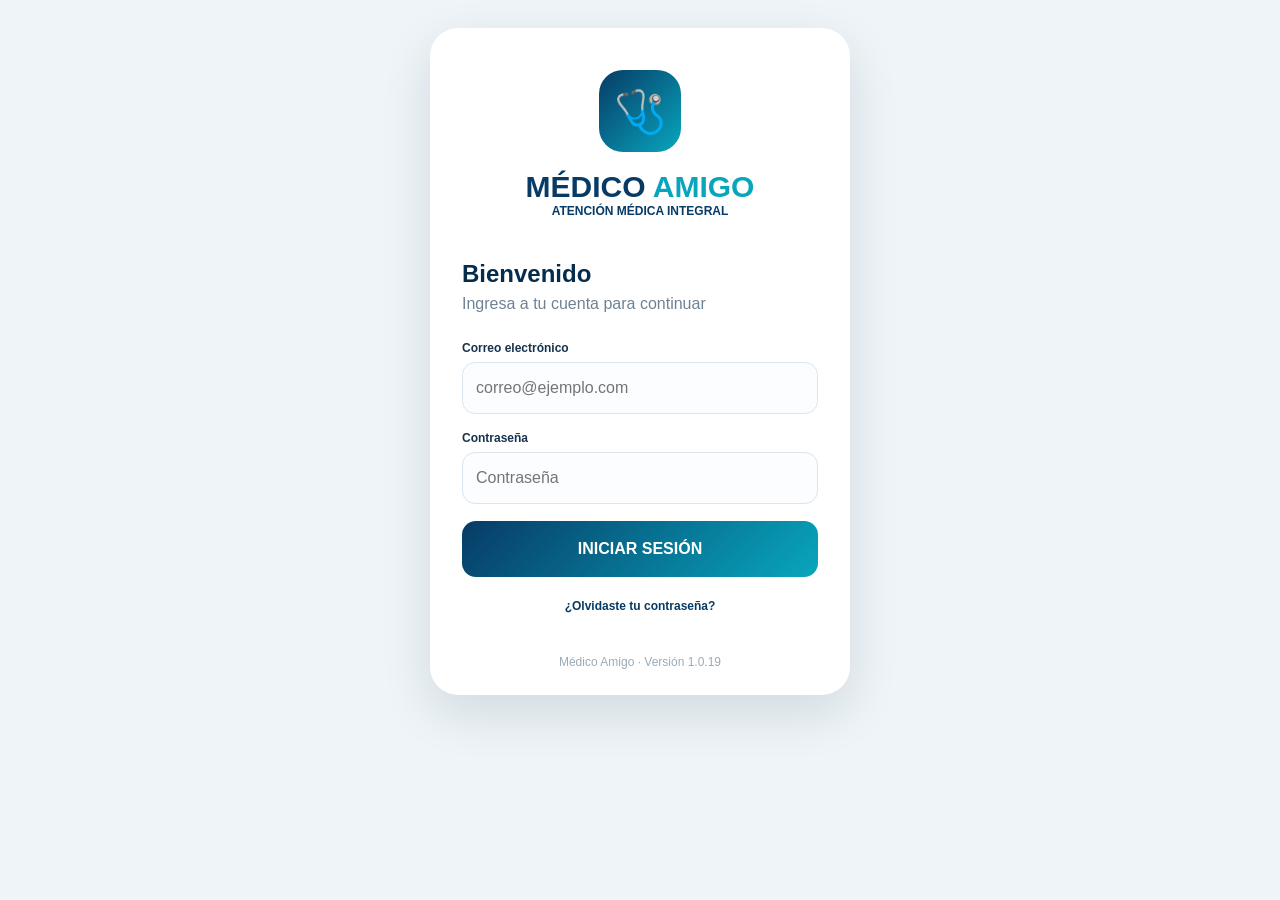
<file: index.html>
<!doctype html><html lang="es"><head><meta charset="utf-8"><meta name="viewport" content="width=device-width,initial-scale=1"><title>Médico Amigo</title><meta name="theme-color" content="#073b66"><meta name="application-name" content="Médico Amigo"><meta name="apple-mobile-web-app-capable" content="yes"><meta name="apple-mobile-web-app-status-bar-style" content="default"><meta name="apple-mobile-web-app-title" content="Médico Amigo"><link rel="manifest" href="manifest.json"><link rel="apple-touch-icon" href="icon-192.png"><link rel="icon" type="image/png" sizes="192x192" href="icon-192.png"><link rel="stylesheet" href="styles.css?v=1.0.33"></head><body><main class="app">
<section id="loginScreen" class="login"><div class="brand"><div class="brand-icon">🩺</div><h1>MÉDICO <span>AMIGO</span></h1><p>ATENCIÓN MÉDICA INTEGRAL</p></div><div class="welcome"><h2>Bienvenido</h2><p>Ingresa a tu cuenta para continuar</p></div><form id="loginForm"><div class="field"><label>Correo electrónico</label><input id="email" type="email" required placeholder="correo@ejemplo.com" autocomplete="email"></div><div class="field"><label>Contraseña</label><input id="password" type="password" required placeholder="Contraseña" autocomplete="current-password"></div><div id="authMessage" class="auth-message hidden"></div><button class="primary-button" type="submit">INICIAR SESIÓN</button><button id="forgotPasswordBtn" class="forgot-password-button" type="button">¿Olvidaste tu contraseña?</button></form><div id="recoveryPanel" class="recovery-panel hidden"><h3>Crear nueva contraseña</h3><p>Escribe una contraseña nueva para recuperar tu cuenta.</p><div class="field"><label>Nueva contraseña</label><input id="newPassword" type="password" minlength="8" autocomplete="new-password" placeholder="Mínimo 8 caracteres"></div><div class="field"><label>Confirmar contraseña</label><input id="confirmNewPassword" type="password" minlength="8" autocomplete="new-password" placeholder="Repite la contraseña"></div><div id="recoveryMessage" class="auth-message hidden"></div><button id="saveNewPasswordBtn" class="primary-button" type="button">GUARDAR NUEVA CONTRASEÑA</button></div><div class="version">Médico Amigo · Versión 1.0.19</div></section>
<section id="homeScreen" class="home home-dashboard hidden">
  <aside class="dashboard-sidebar" aria-label="Navegación principal">
    <div class="dashboard-logo"><span class="dashboard-logo-icon">✚</span><div><strong>MÉDICO <span>AMIGO</span></strong><small>ATENCIÓN MÉDICA INTEGRAL</small></div></div>
    <p class="dashboard-menu-label">MENÚ PRINCIPAL</p>
    <button class="dash-nav active" type="button" data-dash-action="home"><span>⌂</span> Inicio</button>
    <button class="dash-nav" type="button" data-dash-action="new"><span>✚</span> Nueva consulta</button>
    <button class="dash-nav" type="button" data-dash-action="patients"><span>♙</span> Pacientes</button>
    <button class="dash-nav" type="button" data-dash-action="agenda"><span>▦</span> Agenda de citas</button>
    <button class="dash-nav" type="button" data-dash-action="rx"><span>℞</span> Nueva receta</button>
    <div class="dashboard-sidebar-bottom"><span class="dash-sidebar-dot"></span> Tu espacio clínico seguro</div>
  </aside>
  <div class="dashboard-main">
    <header class="home-header"><div class="mini-brand"><strong>MÉDICO <span>AMIGO</span></strong><small>ATENCIÓN MÉDICA INTEGRAL</small></div><div class="header-actions"><span class="dash-header-caption">Panel médico</span><button id="logoutBtn" class="logout-button" type="button" aria-label="Cerrar sesión">Salir</button><button id="settingsBtn" class="settings-button" type="button" aria-label="Configuración">⚙️</button></div></header>
    <div class="doctor-welcome"><div><p>BIENVENIDO A TU CONSULTORIO DIGITAL</p><h1>Dr. Omar Ponce</h1><span>Médico</span></div><div class="dash-welcome-symbol" aria-hidden="true">✚</div></div>
    <div class="dash-section-title"><div><h2>Accesos rápidos</h2><p>Todo lo que necesitas para tu atención diaria</p></div></div>
    <div class="dash-actions">
      <button id="newConsultationBtn" class="new-consultation-button" type="button"><span class="plus-circle">✚</span><div><strong>Nueva consulta</strong><small>Iniciar atención médica</small></div><span class="dash-action-arrow">↗</span></button>
      <button id="quickPrescriptionBtn" class="patient-search" type="button"><span class="search-icon">℞</span><div><strong>Nueva receta</strong><small>Sin iniciar consulta</small></div><span class="dash-action-arrow">↗</span></button>
      <button id="openAgendaBtn" class="patient-search" type="button"><span class="search-icon">▦</span><div><strong>Agenda de citas</strong><small>Programar y gestionar citas</small></div><span class="dash-action-arrow">↗</span></button>
      <button id="searchPatientBtn" class="patient-search" type="button"><span class="search-icon">⌕</span><div><strong>Buscar paciente</strong><small>Historia y datos clínicos</small></div><span class="dash-action-arrow">↗</span></button>
    </div>
    <section class="today-section"><div class="section-heading"><h2>Resumen de hoy</h2><span class="dash-date-label" id="dashTodayLabel"></span></div><div class="stats-grid"><div class="stat-card"><span>♧</span><strong id="todayConsultations">0</strong><small>Consultas</small></div><div class="stat-card"><span>Bs</span><strong id="todayIncome">Bs 0</strong><small>Ingresos</small></div><div class="stat-card"><span>◷</span><strong id="todayPending">0</strong><small>Pendientes</small></div></div></section>
    <div class="dash-lower-grid"><section class="dash-upcoming"><div class="section-heading"><h2>Próximas citas</h2><button type="button" data-dash-action="agenda">Ver agenda →</button></div><div id="dashUpcomingList" class="dash-upcoming-list"><p>Consulta tu agenda para ver las próximas citas.</p></div></section>
    <section class="recent-section"><div class="section-heading"><h2>Consultas recientes</h2></div><div class="empty-state"><div class="empty-icon">🩺</div><strong>Aún no hay consultas</strong><p>Las consultas realizadas aparecerán aquí.</p></div></section></div>
    <nav class="bottom-nav"><button class="nav-item active" type="button"><span>⌂</span><small>Inicio</small></button><button id="patientsNavBtn" class="nav-item" type="button"><span>♙</span><small>Pacientes</small></button><button class="nav-item" type="button" data-dash-action="agenda"><span>▦</span><small>Agenda</small></button></nav>
  </div>
</section>
<section id="agendaScreen" class="agenda-screen hidden"><header class="screen-header"><button id="agendaBack" class="back-button" type="button">←</button><div><h1>Agenda de citas</h1><p>Programa y administra tus citas médicas</p></div></header><div class="agenda-content"><div class="agenda-panel"><h2 id="agendaFormTitle">Agendar nueva cita</h2><form id="agendaForm"><label>Paciente<select id="agendaPatient" required><option value="">Selecciona un paciente</option></select></label><div class="agenda-two"><label>Fecha<input id="agendaDate" type="date" required></label><label>Hora<input id="agendaTime" type="time" required></label></div><label>Motivo de consulta<input id="agendaReason" maxlength="300" placeholder="Ej. Control médico"></label><label>Observaciones<textarea id="agendaNotes" rows="2" maxlength="1000" placeholder="Información adicional (opcional)"></textarea></label><div class="agenda-buttons"><button id="agendaSubmit" type="submit">Guardar cita</button><button id="agendaCancelEdit" class="hidden" type="button">Cancelar edición</button></div></form></div><div class="agenda-panel"><div class="agenda-list-head"><h2>Próximas citas <small id="agendaCount"></small></h2><div><input id="agendaFilterDate" type="date" aria-label="Filtrar por fecha"><button id="agendaFilterClear" type="button">Todas</button></div></div><div id="agendaList"></div></div><p id="agendaMessage" role="status" aria-live="polite"></p></div></section><section id="patientScreen" class="patient-screen hidden"><header class="screen-header"><button id="backHomeBtn" class="back-button">←</button><div><h1>Nueva consulta</h1><p>Selecciona al paciente</p></div></header><div class="progress-steps"><div class="step active"><span>1</span><small>Paciente</small></div><div class="step"><span>2</span><small>Consulta</small></div><div class="step"><span>3</span><small>Receta</small></div><div class="step"><span>4</span><small>Cobro</small></div></div><div class="patient-content"><div class="patient-search-box"><span>⌕</span><input id="patientSearchInput" type="search" placeholder="Buscar por nombre, CI o teléfono"></div><div class="search-help">Escribe para buscar un paciente registrado</div><div id="patientResults" class="patient-results"></div><div id="noPatientResults" class="no-results hidden"><span>🔎</span><strong>No encontramos pacientes</strong><p>Puedes registrar uno nuevo para iniciar la consulta.</p></div><div class="new-patient-box"><div><strong>¿Paciente nuevo?</strong><p>Regístralo rápidamente para comenzar la atención.</p></div><button id="registerPatientBtn">+ REGISTRAR NUEVO PACIENTE</button></div></div></section>
<section id="newPatientScreen" class="patient-screen hidden"><header class="screen-header"><button id="backPatientSearchBtn" class="back-button">←</button><div><h1>Nuevo paciente</h1><p>Registrar datos del paciente</p></div></header><div class="progress-steps"><div class="step active"><span>1</span><small>Paciente</small></div><div class="step"><span>2</span><small>Consulta</small></div><div class="step"><span>3</span><small>Receta</small></div><div class="step"><span>4</span><small>Cobro</small></div></div><form id="newPatientForm" class="patient-form"><div id="formMessage" class="form-message hidden"></div><div class="form-section"><div class="form-section-title"><div><span class="form-section-icon">👤</span><div><h2>Datos personales</h2><p>Información básica del paciente</p></div></div></div><div class="form-group"><label>Nombre completo *</label><input id="patientFullName" required placeholder="Ej. Juan Pérez López"></div><div class="form-row"><div class="form-group"><label>CI / Documento</label><input id="patientDocument" placeholder="Documento"></div><div class="form-group"><label>Fecha de nacimiento</label><input id="patientBirthDate" type="date"></div></div><div id="calculatedAge" class="calculated-age hidden">Edad: <strong id="ageValue">-</strong></div><div class="form-group"><label>Sexo</label><select id="patientSex"><option value="">Seleccionar</option><option>Femenino</option><option>Masculino</option><option>Otro</option><option>No especificado</option></select></div></div><div class="form-section"><div class="form-section-title"><div><span class="form-section-icon">📱</span><div><h2>Contacto</h2><p>Datos para comunicación y visitas</p></div></div></div><div class="form-group"><label>Teléfono / WhatsApp</label><input id="patientPhone" type="tel" placeholder="Ej. 71234567"></div><div class="form-group"><label>Dirección</label><textarea id="patientAddress" rows="2" placeholder="Dirección del paciente"></textarea></div><div class="form-group"><label>Contacto de emergencia</label><input id="emergencyContact" placeholder="Nombre y teléfono"></div></div><details class="medical-details"><summary><div><span class="form-section-icon">🩺</span><div><strong>Información médica</strong><small>Antecedentes, alergias y medicación</small></div></div><span class="details-arrow">›</span></summary><div class="medical-details-content"><div class="form-group"><label>Antecedentes personales patológicos</label><textarea id="patientPathologicalHistory" rows="3" placeholder="Enfermedades previas o crónicas, cirugías, hospitalizaciones, traumatismos, transfusiones..."></textarea></div><div class="form-group"><label>Antecedentes personales no patológicos</label><textarea id="patientNonPathologicalHistory" rows="3" placeholder="Hábitos, alimentación, actividad física, tabaco, alcohol, vivienda u otros datos relevantes..."></textarea></div><div class="form-group"><label>Antecedentes heredofamiliares</label><textarea id="patientFamilyHistory" rows="3" placeholder="Enfermedades relevantes en padres, hermanos, abuelos u otros familiares..."></textarea></div><div id="patientGyneHistoryWrap" class="gyn-history hidden"><div class="gyn-title">Antecedentes gineco-obstétricos</div><div class="form-row"><div class="form-group"><label>Menarca</label><input id="patientMenarche" placeholder="Edad"></div><div class="form-group"><label>FUM</label><input id="patientLmp" type="date"></div></div><div class="form-row"><div class="form-group"><label>Ritmo menstrual</label><input id="patientMenstrualCycle" placeholder="Ej. 28 x 4"></div><div class="form-group"><label>Gestas</label><input id="patientPregnancies" type="number" min="0"></div></div><div class="form-row"><div class="form-group"><label>Partos</label><input id="patientBirths" type="number" min="0"></div><div class="form-group"><label>Cesáreas</label><input id="patientCesareans" type="number" min="0"></div></div><div class="form-row"><div class="form-group"><label>Abortos</label><input id="patientAbortions" type="number" min="0"></div><div class="form-group"><label>Método anticonceptivo</label><input id="patientContraception" placeholder="Si corresponde"></div></div><div class="form-group"><label>Otros antecedentes gineco-obstétricos</label><textarea id="patientGyneOther" rows="2"></textarea></div></div><div class="form-group"><label>Alergias</label><textarea id="patientAllergies" rows="2" placeholder="Medicamentos, alimentos u otras alergias"></textarea></div><div class="form-group"><label>Medicación habitual</label><textarea id="patientMedication" rows="2" placeholder="Medicamentos que utiliza actualmente"></textarea></div><div class="form-group"><label>Observaciones</label><textarea id="patientObservations" rows="2" placeholder="Información adicional relevante"></textarea></div></div></details><div class="form-actions"><button id="cancelNewPatientBtn" class="secondary-form-button" type="button">CANCELAR</button><button class="save-patient-button">GUARDAR Y CONTINUAR →</button></div><p class="required-fields">* Campo obligatorio</p></form></section>
<section id="consultationScreen" class="patient-screen hidden"><header class="screen-header"><button id="backToPatientsBtn" class="back-button" type="button">←</button><div><h1>Consulta médica</h1><p id="consultationPatientName">Paciente</p></div></header><div class="progress-steps"><div class="step done"><span>✓</span><small>Paciente</small></div><div class="step active"><span>2</span><small>Consulta</small></div><div class="step"><span>3</span><small>Receta</small></div><div class="step"><span>4</span><small>Cobro</small></div></div><form id="consultationForm" class="consultation-form"><div class="selected-patient-card"><div id="consultationAvatar" class="patient-avatar">P</div><div><strong id="selectedPatientName">Paciente</strong><span id="selectedPatientMeta">Datos del paciente</span></div></div><div class="consultation-date"><span>🕐</span><div><small>Fecha y hora de atención</small><strong id="consultationDateTime"></strong></div></div><div class="form-section"><div class="form-section-title"><div><span class="form-section-icon">💬</span><div><h2>Motivo y enfermedad actual</h2><p>Información principal de la consulta</p></div></div></div><div class="form-group"><label>Motivo de consulta *</label><textarea id="consultationReason" rows="2" required placeholder="¿Cuál es el motivo principal de la consulta?"></textarea></div><div class="form-group"><label>Enfermedad actual</label><textarea id="currentIllness" rows="4" placeholder="Inicio, evolución, síntomas asociados, tratamientos previos..."></textarea></div></div><div id="patientClinicalSummary" class="clinical-summary hidden"><div class="clinical-summary-title"><span>📋</span><div><strong>Antecedentes del paciente</strong><small>Información registrada previamente</small></div></div><div id="clinicalSummaryContent"></div></div><div class="form-section"><div class="form-section-title"><div><span class="form-section-icon">❤️</span><div><h2>Signos vitales</h2><p>Registra únicamente los datos disponibles</p></div></div></div><div class="vitals-grid"><div class="form-group"><label>Presión arterial</label><div class="input-unit"><input id="bloodPressure" placeholder="120/80"><span>mmHg</span></div></div><div class="form-group"><label>Frecuencia cardíaca</label><div class="input-unit"><input id="heartRate" type="number" min="20" max="250" placeholder="72"><span>lpm</span></div></div><div class="form-group"><label>SpO₂</label><div class="input-unit"><input id="oxygenSaturation" type="number" min="50" max="100" placeholder="98"><span>%</span></div></div><div class="form-group"><label>Temperatura</label><div class="input-unit"><input id="temperature" type="number" min="30" max="45" step="0.1" placeholder="36.5"><span>°C</span></div></div><div class="form-group"><label>Frecuencia respiratoria</label><div class="input-unit"><input id="respiratoryRate" type="number" min="5" max="80" placeholder="16"><span>rpm</span></div></div><div class="form-group"><label>Peso</label><div class="input-unit"><input id="weight" type="number" min="0.5" max="400" step="0.1" placeholder="70"><span>kg</span></div></div><div class="form-group"><label>Talla</label><div class="input-unit"><input id="height" type="number" min="30" max="250" step="0.1" placeholder="170"><span>cm</span></div></div></div></div><div class="form-section"><div class="form-section-title"><div><span class="form-section-icon">🩺</span><div><h2>Evaluación clínica</h2><p>Examen físico e impresión diagnóstica</p></div></div></div><div class="form-group"><label>Examen físico</label><textarea id="physicalExam" rows="5" placeholder="Hallazgos relevantes del examen físico..."></textarea></div><div class="form-group"><label>Diagnóstico / Impresión clínica *</label><textarea id="diagnosis" rows="3" required placeholder="Diagnóstico o impresión clínica"></textarea></div></div><div class="form-section"><div class="form-section-title"><div><span class="form-section-icon">🔬</span><div><h2>Estudios complementarios</h2><p>Resultados disponibles revisados durante la consulta</p></div></div></div><div class="form-group"><label>Laboratorio / estudios de gabinete revisados</label><textarea id="complementaryStudies" rows="4" placeholder="Ej. Hemograma, glucemia, radiografía, ecografía, ECG, tomografía u otros resultados relevantes..."></textarea></div><div class="study-note">Registra aquí estudios que el paciente ya trae o que fueron revisados. Los nuevos estudios solicitados se anotan en Indicaciones.</div></div><div class="form-section"><div class="form-section-title"><div><span class="form-section-icon">📝</span><div><h2>Plan</h2><p>Indicaciones y seguimiento</p></div></div></div><div class="form-group"><label>Indicaciones</label><textarea id="consultationIndications" rows="4" placeholder="Medidas generales, estudios, recomendaciones..."></textarea></div><div class="form-group"><label>Observaciones</label><textarea id="consultationNotes" rows="2" placeholder="Información adicional"></textarea></div><div class="form-group"><label>Seguimiento / Control</label><input id="followUp" placeholder="Ej. Control en 7 días"></div></div><div class="consultation-actions"><button id="cancelConsultationBtn" class="secondary-form-button" type="button">VOLVER</button><button class="save-consultation-button" type="submit">GUARDAR Y CONTINUAR →</button></div><p class="required-fields">* Campo obligatorio</p></form></section><section id="prescriptionScreen" class="patient-screen hidden">
<header class="screen-header"><button id="backToConsultationBtn" class="back-button" type="button">←</button><div><h1>Receta médica</h1><p id="prescriptionPatientName">Paciente</p></div></header>
<div class="progress-steps"><div class="step done"><span>✓</span><small>Paciente</small></div><div class="step done"><span>✓</span><small>Consulta</small></div><div class="step active"><span>3</span><small>Receta</small></div><div class="step"><span>4</span><small>Cobro</small></div></div>
<form id="prescriptionForm" class="prescription-form">
<div class="selected-patient-card"><div id="prescriptionAvatar" class="patient-avatar">P</div><div><strong id="prescriptionSelectedName">Paciente</strong><span id="prescriptionSelectedMeta">Datos del paciente</span></div></div>
<div class="prescription-meta"><div><small>Diagnóstico</small><strong id="prescriptionDiagnosis">—</strong></div><div><small>Código de receta</small><strong id="prescriptionCode">—</strong></div></div>
<div class="form-section"><div class="form-section-title"><div><span class="form-section-icon">💊</span><div><h2>Medicamentos</h2><p>Agrega uno o varios medicamentos</p></div></div></div><div id="medicationsList"></div><button id="addMedicationBtn" class="add-medication-button" type="button">＋ AGREGAR MEDICAMENTO</button></div>
<div class="form-section"><div class="form-section-title"><div><span class="form-section-icon">📝</span><div><h2>Indicaciones generales</h2><p>Recomendaciones adicionales para el paciente</p></div></div></div><div class="form-group"><label>Indicaciones</label><textarea id="prescriptionGeneralInstructions" rows="4" placeholder="Medidas generales, cuidados, recomendaciones..."></textarea></div></div>
<div class="signature-status"><span>✍️</span><div><strong>Firma del médico</strong><small>La receta incluirá la firma privada configurada para el médico autenticado.</small></div></div>
<div class="prescription-actions"><button id="prescriptionBackBtn" class="secondary-form-button" type="button">VOLVER</button><button id="skipPrescriptionBtn" class="secondary-form-button" type="button">OMITIR RECETA</button><button id="previewPrescriptionBtn" class="preview-prescription-button" type="button">VISTA PREVIA / PDF</button><button class="save-prescription-button" type="submit">GUARDAR Y CONTINUAR →</button></div>
<p class="required-fields">Puedes dejar la receta sin medicamentos si la consulta no los requiere.</p>
</form></section>



<section id="settingsScreen" class="patient-screen hidden">
  <header class="screen-header">
    <button id="settingsBackBtn" class="back-button" type="button">←</button>
    <div><h1>Configuración</h1><p>Perfil profesional y receta</p></div>
  </header>

  <form id="doctorSettingsForm" class="settings-form">
    <div id="settingsMessage" class="settings-message hidden"></div>

    <div class="form-section">
      <div class="form-section-title">
        <div><span class="form-section-icon">👨‍⚕️</span><div><h2>Datos profesionales</h2><p>Información que aparecerá en la receta</p></div></div>
      </div>
      <div class="form-group"><label>Nombre profesional *</label><input id="doctorName" required value="Dr. Omar Ponce"></div>
      <div class="form-row">
        <div class="form-group"><label>Profesión / especialidad</label><input id="doctorSpecialty" value="Médico" placeholder="Ej. Médico General"></div>
        <div class="form-group"><label>Matrícula profesional *</label><input id="doctorRegistration" required value="P-6720806"></div>
      </div>
      <div class="form-group"><label>Teléfono / WhatsApp</label><input id="doctorPhone" type="tel" value="67003714"></div>
      <div class="home-care-badge"><span>🏠</span><div><strong>Atención médica a domicilio</strong><small>No se mostrará dirección de consultorio en la receta.</small></div></div>
    </div>

    <div class="form-section">
      <div class="form-section-title">
        <div><span class="form-section-icon">💵</span><div><h2>Cobro</h2><p>Valor habitual opcional</p></div></div>
      </div>
      <div class="form-group"><label>Tarifa habitual de consulta (Bs)</label><input id="doctorFee" type="number" min="0" step="0.01" placeholder="Dejar vacío si el precio varía"></div>
      <div class="study-note">Si queda vacío, el precio se ingresará manualmente al finalizar cada consulta.</div>
    </div>

    <div class="form-section">
      <div class="form-section-title">
        <div><span class="form-section-icon">✍️</span><div><h2>Firma para recetas</h2><p>Imagen que se insertará automáticamente en el PDF</p></div></div>
      </div>
      <div class="signature-upload-box">
        <div id="signaturePreview" class="signature-preview"><span>Sin firma cargada</span></div>
        <label class="signature-upload-button" for="doctorSignature">CARGAR FIRMA</label>
        <input id="doctorSignature" type="file" accept="image/png,image/jpeg,image/webp" hidden>
        <button id="removeSignatureBtn" class="remove-signature-button hidden" type="button">Quitar firma</button>
      </div>
      <p class="signature-help">Recomendado: PNG con fondo transparente. En esta versión de prueba la imagen se guarda solo en este navegador.</p>
    </div>

    <div class="settings-actions">
      <button id="settingsCancelBtn" class="secondary-form-button" type="button">VOLVER</button>
      <button class="save-settings-button" type="submit">GUARDAR CONFIGURACIÓN</button>
    </div>
  </form>
</section>

<section id="patientsScreen" class="patient-screen hidden">
  <header class="screen-header">
    <button id="patientsBackHomeBtn" class="back-button" type="button">←</button>
    <div><h1>Pacientes</h1><p>Fichas e historial de atención</p></div>
  </header>

  <div class="patients-page">
    <div class="patient-search-box">
      <span>⌕</span>
      <input id="patientsDirectorySearch" type="search" placeholder="Buscar por nombre, CI o teléfono" autocomplete="off">
    </div>
    <div class="patients-directory-heading">
      <div><strong>Pacientes registrados</strong><small id="patientsDirectoryCount">0 pacientes</small></div>
      <button id="patientsAddBtn" type="button">+ NUEVO</button>
    </div>
    <div id="patientsDirectoryList" class="patients-directory-list"></div>
    <div id="patientsDirectoryEmpty" class="no-results hidden">
      <span>👥</span><strong>No encontramos pacientes</strong>
      <p>Prueba con otro nombre, CI o teléfono.</p>
    </div>
  </div>
</section>

<section id="patientDetailScreen" class="patient-screen hidden">
  <header class="screen-header">
    <button id="patientDetailBackBtn" class="back-button" type="button">←</button>
    <div><h1>Ficha del paciente</h1><p id="detailHeaderName">Paciente</p></div>
  </header>

  <div class="patient-detail-page">
    <div class="patient-profile-card">
      <div id="detailAvatar" class="patient-avatar large-avatar">P</div>
      <div class="patient-profile-main">
        <h2 id="detailName">Paciente</h2>
        <p id="detailMeta">Datos del paciente</p>
        <span id="detailPhone">Sin teléfono registrado</span>
      </div>
      <div class="detail-primary-actions"><button id="startConsultationFromDetailBtn" type="button">+ CONSULTA</button><button id="standalonePrescriptionFromDetailBtn" type="button">Rx RECETA</button><button id="interconsultationFromDetailBtn" type="button">🏥 INTERCONSULTA</button></div>
    </div>

    <details class="medical-details" open>
      <summary>
        <div><span class="form-section-icon">👤</span><div><strong>Datos del paciente</strong><small>Información personal y de contacto</small></div></div>
        <span class="details-arrow">›</span>
      </summary>
      <div class="patient-detail-grid medical-details-content">
        <div><small>CI / Documento</small><strong id="detailCi">—</strong></div>
        <div><small>Edad</small><strong id="detailAge">—</strong></div>
        <div><small>Sexo</small><strong id="detailSex">—</strong></div>
        <div><small>Teléfono</small><strong id="detailPhoneGrid">—</strong></div>
        <div class="wide"><small>Dirección</small><strong id="detailAddress">—</strong></div>
        <div class="wide"><small>Contacto de emergencia</small><strong id="detailEmergency">—</strong></div>
      </div>
    </details>

    <details class="medical-details">
      <summary>
        <div><span class="form-section-icon">🩺</span><div><strong>Información médica</strong><small>Antecedentes, alergias y medicación</small></div></div>
        <span class="details-arrow">›</span>
      </summary>
      <div class="patient-medical-summary medical-details-content">
        <div><small>Antecedentes personales patológicos</small><p id="detailPathologicalHistory">Sin información registrada</p></div>
        <div><small>Antecedentes personales no patológicos</small><p id="detailNonPathologicalHistory">Sin información registrada</p></div>
        <div><small>Antecedentes heredofamiliares</small><p id="detailFamilyHistory">Sin información registrada</p></div>
        <div id="detailGyneHistoryBlock" class="hidden"><small>Antecedentes gineco-obstétricos</small><p id="detailGyneHistory">Sin información registrada</p></div>
        <div><small>Alergias</small><p id="detailAllergies">Sin información registrada</p></div>
        <div><small>Medicación habitual</small><p id="detailMedication">Sin información registrada</p></div>
        <div><small>Observaciones</small><p id="detailObservations">Sin información registrada</p></div>
      </div>
    </details>

    <div class="record-management-actions">
      <button id="editPatientBtn" class="secondary-form-button" type="button">✏️ EDITAR PACIENTE</button>
      <button id="deletePatientBtn" class="secondary-form-button danger-button" type="button">🗑 ELIMINAR PACIENTE</button>
    </div>
    <details class="medical-info-accordion laboratory-accordion" id="laboratoryResultsSection">
      <summary class="laboratory-summary"><span class="laboratory-summary-icon" aria-hidden="true">🔬</span><span class="laboratory-summary-text"><strong>Resultados de laboratorio</strong><small>Estudios y archivos PDF del paciente</small></span><span class="laboratory-chevron" aria-hidden="true">⌄</span></summary>
      <div class="laboratory-content"><div class="laboratory-toolbar"><span>Estudios registrados</span><button id="reloadLabResultsBtn" class="laboratory-refresh" type="button">↻ Actualizar</button></div><div id="doctorLabResults" class="laboratory-results-list" aria-live="polite"><p>Selecciona un paciente para consultar resultados.</p></div></div>
    </details>
    <section class="history-section">
      <div class="history-heading"><div><h2>Historial de consultas</h2><p>Atenciones realizadas a este paciente</p></div><span id="detailHistoryCount">0</span></div>
      <div id="patientHistoryList" class="patient-history-list"></div>
      <div id="patientHistoryEmpty" class="history-empty"><span>🩺</span><strong>Sin consultas registradas</strong><p>Las próximas atenciones aparecerán aquí.</p></div>
    </section>
  </div>
</section>

<div id="consultationHistoryModal" class="history-modal hidden" role="dialog" aria-modal="true">
  <div class="history-modal-card">
    <div class="history-modal-header">
      <div><small>Consulta anterior</small><h2 id="historyModalTitle">Consulta</h2></div>
      <button id="closeHistoryModalBtn" type="button">×</button>
    </div>
    <div id="historyModalContent" class="history-modal-content"></div>
<div id="historyModalActions" class="history-modal-actions">
  <button id="editHistoryConsultationBtn" class="secondary-form-button" type="button">✏️ EDITAR CONSULTA</button>
  <button id="historyPrescriptionBtn" class="save-patient-button" type="button">💊 VER / EDITAR RECETA</button>
</div>
  </div>
</div>

<section id="editPatientScreen" class="patient-screen hidden">
<header class="screen-header"><button id="editPatientBackBtn" class="back-button" type="button">←</button><div><h1>Editar paciente</h1><p>Actualizar ficha clínica</p></div></header>
<form id="editPatientForm" class="patient-form">
<div class="form-section"><div class="form-group"><label>Nombre completo *</label><input id="editFullName" required></div>
<div class="form-row"><div class="form-group"><label>CI / Documento</label><input id="editDocument"></div><div class="form-group"><label>Fecha de nacimiento</label><input id="editBirthDate" type="date"></div></div>
<div class="form-row"><div class="form-group"><label>Sexo</label><select id="editSex"><option value="">Seleccionar</option><option>Femenino</option><option>Masculino</option><option>Otro</option><option>No especificado</option></select></div><div class="form-group"><label>Teléfono / WhatsApp</label><input id="editPhone"></div></div>
<div class="form-group"><label>Dirección</label><textarea id="editAddress" rows="2"></textarea></div>
<div class="form-row"><div class="form-group"><label>Contacto de emergencia</label><input id="editEmergencyName"></div><div class="form-group"><label>Teléfono de emergencia</label><input id="editEmergencyPhone"></div></div>
<div class="form-group"><label>Relación / parentesco</label><input id="editEmergencyRelationship"></div></div>
<details class="medical-details" open><summary><div><span class="form-section-icon">🩺</span><div><strong>Información médica</strong><small>Antecedentes, alergias y medicación</small></div></div></summary>
<div class="medical-details-content">
<div class="form-group"><label>Antecedentes personales patológicos</label><textarea id="editPathological" rows="3"></textarea></div>
<div class="form-group"><label>Antecedentes personales no patológicos</label><textarea id="editNonPathological" rows="3"></textarea></div>
<div class="form-group"><label>Antecedentes heredofamiliares</label><textarea id="editFamily" rows="3"></textarea></div>
<div id="editGyneWrap" class="gyn-history hidden"><div class="gyn-title">Antecedentes gineco-obstétricos</div>
<div class="form-row"><div class="form-group"><label>Menarca</label><input id="editMenarche"></div><div class="form-group"><label>FUM</label><input id="editLmp" type="date"></div></div>
<div class="form-row"><div class="form-group"><label>Ritmo menstrual</label><input id="editCycle"></div><div class="form-group"><label>Gestas</label><input id="editPregnancies" type="number" min="0"></div></div>
<div class="form-row"><div class="form-group"><label>Partos</label><input id="editBirths" type="number" min="0"></div><div class="form-group"><label>Cesáreas</label><input id="editCesareans" type="number" min="0"></div></div>
<div class="form-row"><div class="form-group"><label>Abortos</label><input id="editAbortions" type="number" min="0"></div><div class="form-group"><label>Método anticonceptivo</label><input id="editContraception"></div></div>
<div class="form-group"><label>Otros</label><textarea id="editGyneOther" rows="2"></textarea></div></div>
<div class="form-group"><label>Alergias</label><textarea id="editAllergies" rows="2"></textarea></div>
<div class="form-group"><label>Medicación habitual</label><textarea id="editMedication" rows="2"></textarea></div>
<div class="form-group"><label>Observaciones</label><textarea id="editObservations" rows="2"></textarea></div>
</div></details>
<div class="form-actions"><button id="cancelEditPatientBtn" class="secondary-form-button" type="button">CANCELAR</button><button class="save-patient-button" type="submit">GUARDAR CAMBIOS</button></div>
</form></section>

<section id="paymentScreen" class="patient-screen hidden">
  <header class="screen-header">
    <button id="backToPrescriptionBtn" class="back-button" type="button">←</button>
    <div>
      <h1>Cobro</h1>
      <p id="paymentPatientName">Paciente</p>
    </div>
  </header>

  <div class="progress-steps">
    <div class="step done"><span>✓</span><small>Paciente</small></div>
    <div class="step done"><span>✓</span><small>Consulta</small></div>
    <div class="step done"><span>✓</span><small>Receta</small></div>
    <div class="step active"><span>4</span><small>Cobro</small></div>
  </div>

  <form id="paymentForm" class="payment-form">
    <div class="selected-patient-card">
      <div id="paymentAvatar" class="patient-avatar">P</div>
      <div>
        <strong id="paymentSelectedName">Paciente</strong>
        <span id="paymentSelectedMeta">Datos del paciente</span>
      </div>
    </div>

    <div class="payment-summary">
      <div>
        <small>Consulta</small>
        <strong id="paymentDiagnosis">—</strong>
      </div>
      <div>
        <small>Fecha</small>
        <strong id="paymentDate">—</strong>
      </div>
    </div>

    <div class="form-section">
      <div class="form-section-title">
        <div>
          <span class="form-section-icon">💵</span>
          <div>
            <h2>Cobro de la consulta</h2>
            <p>Registra el importe y el estado del pago</p>
          </div>
        </div>
      </div>

      <div class="form-row">
        <div class="form-group">
          <label>Precio de consulta (Bs)</label>
          <input id="consultationPrice" type="number" min="0" step="0.01" placeholder="Ej. 150">
        </div>
        <div class="form-group">
          <label>Monto pagado (Bs)</label>
          <input id="amountPaid" type="number" min="0" step="0.01" placeholder="Ej. 150">
        </div>
      </div>

      <div class="form-group">
        <label>Método de pago</label>
        <select id="paymentMethod">
          <option value="">Seleccionar</option>
          <option>Efectivo</option>
          <option>QR</option>
          <option>Transferencia</option>
          <option>Tarjeta</option>
          <option>Otro</option>
        </select>
      </div>

      <div class="payment-status-box">
        <div>
          <small>Estado</small>
          <strong id="paymentStatusText">Pendiente</strong>
        </div>
        <span id="paymentBalanceText">Saldo: Bs 0</span>
      </div>

      <div class="form-group">
        <label>Observación de pago</label>
        <textarea id="paymentNotes" rows="2" placeholder="Ej. Pago parcial, pendiente de transferencia..."></textarea>
      </div>
    </div>

    <div class="payment-actions">
      <button id="paymentBackBtn" class="secondary-form-button" type="button">VOLVER</button>
      <button class="finish-consultation-button" type="submit">FINALIZAR CONSULTA ✓</button>
    </div>

    <p class="required-fields">La consulta puede finalizar aunque el pago quede pendiente.</p>
  </form>
</section>

</main><script src="app.js"></script><script src="doctor-lab.js"></script><script>
if ('serviceWorker' in navigator) {
  window.addEventListener('load', async () => {
    try {
      const reg = await navigator.serviceWorker.register('./sw.js', { updateViaCache: 'none' });
      await reg.update();
    } catch (err) {
      console.warn('No se pudo registrar la instalación PWA:', err);
    }
  });
}
</script><div id="interconsultationModal" class="ic-overlay hidden" role="dialog" aria-modal="true" aria-labelledby="icTitle"><div class="ic-card"><div class="ic-head"><div><h2 id="icTitle">Nueva interconsulta</h2><p>Hospital Municipal Los Pinos</p></div><button id="icClose" type="button" aria-label="Cerrar">×</button></div><form id="interconsultationForm"><div class="ic-fields"><label>Paciente<input id="icPatient" required></label><label>CI / Historia clínica<input id="icCi"></label><label>Edad<input id="icAge"></label><label>Sexo<input id="icSex"></label><label>Estado civil<input id="icCivil"></label><label>Ocupación<input id="icOccupation"></label><label>Procedencia<input id="icOrigin"></label><label>N.º de cama<input id="icBed"></label><label>Hospital interconsultado<input id="icHospital" value="Hospital Municipal Los Pinos"></label><label>Unidad interconsultada<input id="icUnit" required placeholder="Ej. Medicina interna"></label></div><label>Diagnóstico principal<textarea id="icDiagnosis" required rows="2"></textarea></label><label>Sintomatología principal<textarea id="icSymptoms" rows="3"></textarea></label><label>Tratamiento actual<textarea id="icTreatment" rows="3"></textarea></label><label>Se desea saber / motivo de interconsulta<textarea id="icQuestion" required rows="3"></textarea></label><div class="ic-fields"><label>Médico solicitante<input id="icDoctor" required></label><label>Matrícula profesional<input id="icLicense"></label><label>Fecha<input id="icDate" type="date" required></label><label>Hora<input id="icTime" type="time" required></label></div><p class="ic-hint">Se abrirá una hoja A4. En el diálogo de impresión puedes elegir «Guardar como PDF» para compartirla con el destinatario autorizado. No se guarda automáticamente en la historia clínica.</p><div class="ic-actions"><button id="icCancel" type="button">Cancelar</button><button type="submit">🖨 Generar / guardar PDF</button></div></form></div></div><script src="interconsulta.js?v=1.0.30" defer></script><script src="agenda.js?v=1.0.31" defer></script><script src="dashboard.js?v=1.0.33" defer></script></body></html>
</file>
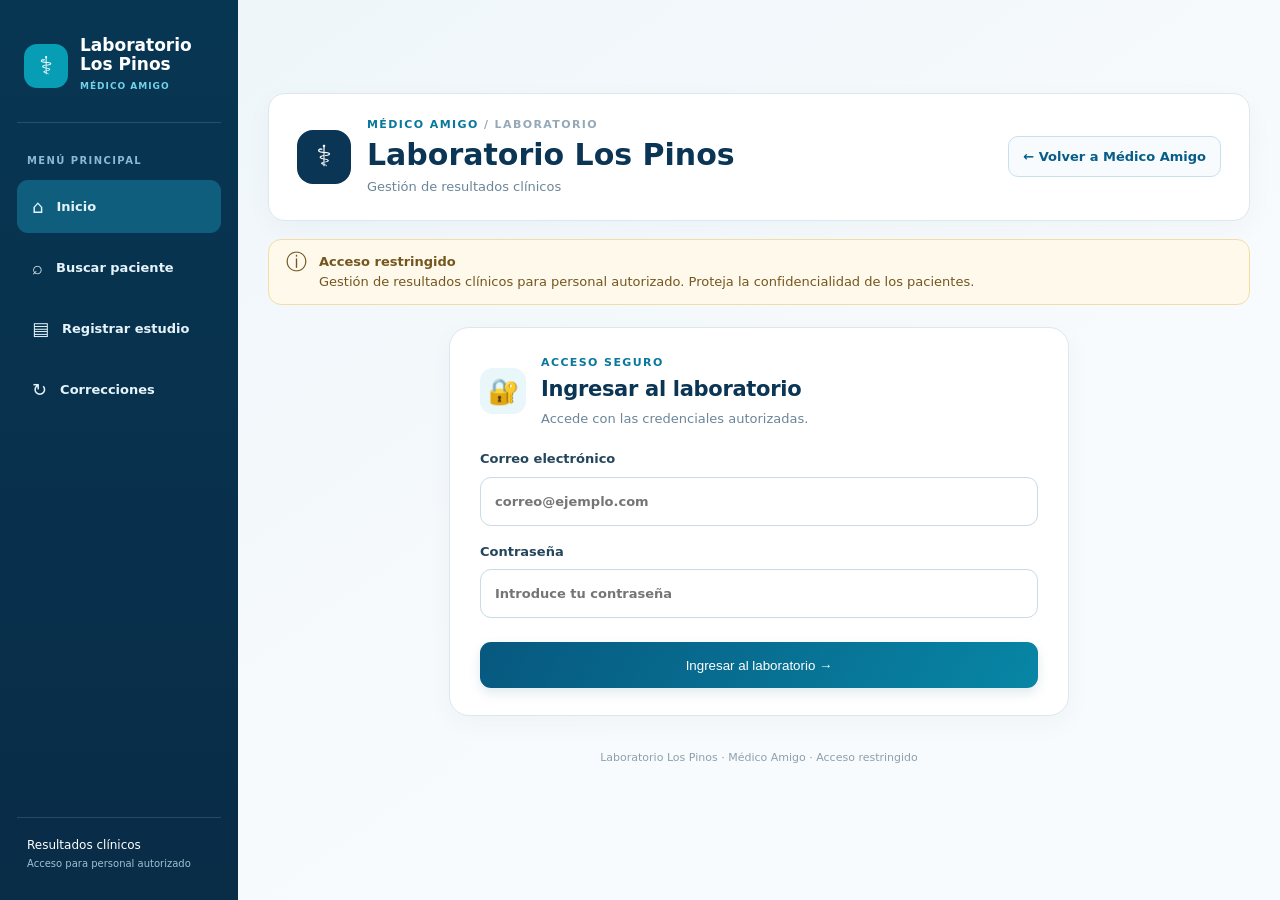
<file: laboratorio.html>
<!doctype html>
<html lang="es"><head><meta charset="utf-8"><meta name="viewport" content="width=device-width,initial-scale=1">
<title>Laboratorio Los Pinos | Médico Amigo</title><link rel="stylesheet" href="lab.css?v=1.0.34"></head>
<body><div class="lab-shell"><aside class="lab-sidebar" aria-label="Navegación del laboratorio"><div class="lab-sidebar-brand"><span class="lab-sidebar-symbol">⚕</span><span><strong>Laboratorio<br>Los Pinos</strong><small>MÉDICO AMIGO</small></span></div><div class="lab-nav-caption">MENÚ PRINCIPAL</div><nav class="lab-side-nav"><a href="#labHome" class="lab-nav-link active">⌂ <span>Inicio</span></a><a href="#labPatientSearch" class="lab-nav-link">⌕ <span>Buscar paciente</span></a><a href="#labUpload" class="lab-nav-link">▤ <span>Registrar estudio</span></a><a href="#labCorrections" class="lab-nav-link">↻ <span>Correcciones</span></a></nav><div class="lab-sidebar-bottom">Resultados clínicos<br><small>Acceso para personal autorizado</small></div></aside><main class="wrap lab-main">
<header class="topbar" id="labHome"><div class="brand"><div class="brand-icon" aria-hidden="true">⚕</div><div><div class="eyebrow">MÉDICO AMIGO <span> / LABORATORIO</span></div><h1>Laboratorio Los Pinos</h1><p>Gestión de resultados clínicos</p></div></div><a class="back-link" href="./">← Volver a Médico Amigo</a></header>
<section class="notice" role="note"><span aria-hidden="true">ⓘ</span><div><strong>Acceso restringido</strong><p>Gestión de resultados clínicos para personal autorizado. Proteja la confidencialidad de los pacientes.</p></div></section>
<section id="loginBox" class="panel login-panel"><div class="card-heading"><div class="heading-icon">🔐</div><div><div class="eyebrow">ACCESO SEGURO</div><h2>Ingresar al laboratorio</h2><p>Accede con las credenciales autorizadas.</p></div></div><form id="labLogin"><label>Correo electrónico<input id="labEmail" type="email" autocomplete="username" placeholder="correo@ejemplo.com" required></label><label>Contraseña<input id="labPassword" type="password" autocomplete="current-password" placeholder="Introduce tu contraseña" required></label><button class="primary full" type="submit">Ingresar al laboratorio →</button></form></section>
<section id="workspace" class="hidden"><div class="lab-hero"><div><div class="lab-hero-kicker">BIENVENIDO AL SISTEMA DE LABORATORIO</div><h2>Laboratorio Los Pinos</h2><p>Gestiona resultados clínicos de manera segura y organizada.</p></div><div class="lab-hero-icon" aria-hidden="true">⚗</div></div><div class="lab-shortcuts" aria-label="Accesos rápidos"><a href="#labPatientSearch" class="lab-shortcut lab-shortcut-blue"><span class="lab-shortcut-icon">⌕</span><span><strong>Buscar paciente</strong><small>Encuentra un paciente autorizado</small></span><span aria-hidden="true">↗</span></a><a href="#labUpload" class="lab-shortcut lab-shortcut-green"><span class="lab-shortcut-icon">▤</span><span><strong>Registrar estudio</strong><small>Adjunta un resultado en PDF</small></span><span aria-hidden="true">↗</span></a><a href="#labCorrections" class="lab-shortcut lab-shortcut-purple"><span class="lab-shortcut-icon">↻</span><span><strong>Corregir resultado</strong><small>Conserva el historial de versiones</small></span><span aria-hidden="true">↗</span></a></div><div class="workspace-heading"><div><div class="eyebrow">GESTIÓN DE ESTUDIOS</div><h2>Gestión de resultados</h2><p>Busca al paciente, completa el estudio y adjunta el informe.</p></div><button id="labLogout" type="button" class="muted">Cerrar sesión</button></div><p id="labUser" class="session-chip"></p>
<section class="panel work-card" id="labPatientSearch"><div class="card-heading"><div class="heading-icon">⌕</div><div><div class="eyebrow">PASO 01</div><h3>Buscar paciente</h3><p>Encuentra un paciente autorizado por nombre o documento.</p></div></div><label>Nombre o documento<div class="search-row"><input id="labQuery" type="search" placeholder="Buscar paciente…" minlength="2"><button id="labSearch" type="button" class="primary">Buscar pacientes</button></div></label><div id="labPatients" class="results" aria-label="Pacientes encontrados"></div></section>
<form id="labUpload" class="panel work-card hidden"><div class="card-heading"><div class="heading-icon">▤</div><div><div class="eyebrow">PASO 02</div><h3>Registrar nuevo estudio</h3><p>Completa la información y adjunta un archivo PDF.</p></div></div><div class="chosen"><span class="chosen-icon">✓</span><div><small>PACIENTE SELECCIONADO</small><h3 id="labChosen">Paciente seleccionado</h3></div></div><div class="form-grid"><label>Nombre del estudio<input id="labStudy" maxlength="150" value="Hemograma, química sanguínea y examen de orina" required></label><label>Fecha del estudio<input id="labDate" type="date" required></label></div><label class="upload-label">Resultado PDF <small>Máximo 10 MB</small><div class="file-drop"><div class="file-symbol" aria-hidden="true">⇧</div><strong>Adjuntar resultado PDF</strong><span>Selecciona un archivo desde tu dispositivo</span><input id="labFile" type="file" accept="application/pdf,.pdf" required></div></label><button id="labSend" type="submit" class="primary full">↑ Guardar resultado PDF</button></form>
<section class="panel work-card" id="labCorrections"><div class="card-heading"><div class="heading-icon">↻</div><div><div class="eyebrow">CORRECCIONES</div><h3>Corregir resultado registrado</h3><p>Busca un estudio existente del paciente seleccionado y conserva su historial.</p></div></div>
<div id="labExisting" class="results" aria-live="polite">Selecciona un paciente para ver sus estudios.</div>
<form id="labReplace" class="hidden"><div class="chosen"><span class="chosen-icon">↻</span><div><small>ESTUDIO A CORREGIR</small><h3 id="labReplaceChosen"></h3></div></div>
<label>Motivo de la corrección <textarea id="labReason" maxlength="500" rows="3" required placeholder="Explica qué se corrigió y por qué"></textarea></label>
<label class="upload-label">Nuevo PDF corregido <small>Máximo 10 MB</small><div class="file-drop"><div class="file-symbol">⇧</div><strong>Seleccionar archivo corregido</strong><span>La versión anterior se conservará.</span><input id="labReplaceFile" type="file" accept="application/pdf,.pdf" required></div></label>
<button id="labReplaceSend" type="submit" class="primary full">↻ Guardar nueva versión</button><button id="labReplaceCancel" type="button" class="muted full">Cancelar corrección</button></form>
</section></section>
<p id="labStatus" role="status" aria-live="polite"></p><footer>Laboratorio Los Pinos · Médico Amigo · Acceso restringido</footer></main></div><script src="lab.js?v=1.0.34"></script></body></html>
</file>
<file: styles.css>
*{box-sizing:border-box;margin:0;padding:0}:root{--azul:#073b66;--azul-oscuro:#052c4d;--turquesa:#08a6bd;--texto:#17324d;--gris:#6f8294;--borde:#dbe5ed}body{font-family:Arial,Helvetica,sans-serif;background:linear-gradient(135deg,#eef5f9,#fff);color:var(--texto);min-height:100vh}button,input,select,textarea{font:inherit}.app{min-height:100vh;display:flex;justify-content:center;align-items:center;padding:24px}.hidden{display:none!important}.login{width:100%;max-width:420px;background:#fff;border-radius:28px;padding:42px 32px 26px;box-shadow:0 18px 50px rgba(5,44,77,.12)}.brand{text-align:center;margin-bottom:42px}.brand-icon{width:82px;height:82px;margin:0 auto 18px;display:flex;align-items:center;justify-content:center;background:linear-gradient(135deg,var(--azul),var(--turquesa));border-radius:24px;font-size:42px}.brand h1{color:var(--azul);font-size:30px}.brand h1 span,.mini-brand strong span{color:var(--turquesa)}.brand p{color:var(--azul);font-size:12px;font-weight:700}.welcome{margin:28px 0}.welcome h2{color:var(--azul-oscuro);margin-bottom:7px}.welcome p,.doctor-welcome p,.doctor-welcome span{color:var(--gris)}.field,.form-group{margin-bottom:17px}.field label,.form-group label{display:block;font-size:12px;font-weight:700;margin-bottom:7px}.field input,.form-group input,.form-group select,.form-group textarea{width:100%;border:1.5px solid var(--borde);border-radius:13px;background:#fbfdfe;color:var(--texto);outline:none}.field input,.form-group input,.form-group select{height:52px;padding:0 13px}.form-group textarea{padding:12px 13px;resize:vertical}.field input:focus,.form-group input:focus,.form-group select:focus,.form-group textarea:focus{border-color:var(--turquesa);box-shadow:0 0 0 4px rgba(8,166,189,.08)}.primary-button{width:100%;height:56px;border:0;border-radius:14px;background:linear-gradient(135deg,var(--azul),var(--turquesa));color:#fff;font-weight:700}.version{text-align:center;color:#9aabb8;font-size:12px;margin-top:34px}.home,.patient-screen{width:100%;max-width:480px;min-height:820px;background:#f7fafc;position:relative;overflow:hidden;border-radius:28px;box-shadow:0 18px 50px rgba(5,44,77,.12)}.home{padding-bottom:90px}.home-header,.screen-header{background:linear-gradient(135deg,var(--azul-oscuro),var(--azul));color:#fff;display:flex;align-items:center}.home-header{min-height:90px;padding:25px 22px;justify-content:space-between}.mini-brand{display:flex;flex-direction:column}.mini-brand strong{font-size:20px}.mini-brand small{font-size:9px;color:#bcebf0}.settings-button,.back-button{border:0;background:rgba(255,255,255,.13);color:#fff;border-radius:13px;cursor:pointer}.settings-button{width:42px;height:42px}.back-button{width:43px;height:43px;font-size:25px}.doctor-welcome{padding:24px 22px 18px}.doctor-welcome h1{color:var(--azul-oscuro);font-size:27px}.new-consultation-button,.patient-search{width:calc(100% - 44px);margin:4px 22px 16px;border:0;border-radius:20px;padding:18px 20px;display:flex;align-items:center;gap:16px;text-align:left;cursor:pointer}.new-consultation-button{min-height:86px;background:linear-gradient(135deg,#078aa9,#10b5c5);color:#fff}.plus-circle{width:48px;height:48px;border-radius:50%;background:rgba(255,255,255,.16);display:flex;align-items:center;justify-content:center;font-size:36px}.new-consultation-button strong,.new-consultation-button small{display:block}.patient-search{background:#fff;border:1px solid var(--borde)}.search-icon{color:var(--turquesa);font-size:30px}.patient-search strong,.patient-search small{display:block}.patient-search small{color:var(--gris)}.today-section,.recent-section{padding:0 22px;margin:26px 0}.section-heading{display:flex;justify-content:space-between;margin-bottom:13px}.section-heading h2{font-size:13px}.section-heading button{border:0;background:transparent;color:#078cad}.stats-grid{display:grid;grid-template-columns:repeat(3,1fr);gap:10px}.stat-card,.empty-state{background:#fff;border:1px solid #e5edf3;border-radius:17px;text-align:center}.stat-card{min-height:112px;display:flex;flex-direction:column;align-items:center;justify-content:center}.stat-card small,.empty-state p{color:var(--gris)}.empty-state{padding:27px 20px;border-style:dashed}.bottom-nav{position:absolute;bottom:0;left:0;right:0;height:76px;background:#fff;border-top:1px solid #e0e9ef;display:grid;grid-template-columns:repeat(3,1fr)}.nav-item{border:0;background:transparent;color:#8294a4;display:flex;flex-direction:column;justify-content:center;align-items:center}.nav-item.active{color:var(--azul);font-weight:700}.screen-header{min-height:105px;padding:24px 22px;gap:16px}.screen-header h1{font-size:21px}.screen-header p{font-size:13px;color:#cce6f1}.progress-steps{background:#fff;padding:18px;display:grid;grid-template-columns:repeat(4,1fr);border-bottom:1px solid #e5edf3}.step{position:relative;display:flex;flex-direction:column;align-items:center;gap:6px;color:#91a0ad}.step:not(:last-child)::after{content:"";position:absolute;top:14px;left:calc(50% + 18px);width:calc(100% - 36px);height:2px;background:#dde6ec}.step span{z-index:2;width:29px;height:29px;display:flex;align-items:center;justify-content:center;border-radius:50%;background:#edf2f5;font-size:12px;font-weight:700}.step small{font-size:10px}.step.active{color:var(--turquesa)}.step.active span,.step.done span{background:var(--turquesa);color:#fff}.step.done{color:var(--turquesa)}.patient-content,.patient-form{padding:24px 22px 30px}.patient-search-box{height:58px;display:flex;align-items:center;background:#fff;border:1.5px solid #d9e4eb;border-radius:16px;padding:0 16px}.patient-search-box span{color:var(--turquesa);font-size:27px;margin-right:11px}.patient-search-box input{flex:1;border:0;outline:0}.search-help{font-size:11px;color:#8b9aa7;margin:8px 3px 20px}.patient-results{display:flex;flex-direction:column;gap:11px;margin-bottom:24px}.patient-result{min-height:84px;display:flex;align-items:center;background:#fff;border:1px solid #e1e9ef;border-radius:17px;padding:13px 14px;cursor:pointer}.patient-avatar{width:48px;height:48px;border-radius:15px;background:#e4f7fa;color:#078ca5;display:flex;align-items:center;justify-content:center;font-weight:700;margin-right:13px}.patient-info{flex:1;display:flex;flex-direction:column}.patient-info strong{color:var(--azul-oscuro);margin-bottom:4px}.patient-info span,.patient-info small{font-size:12px;color:#60788a}.result-arrow{font-size:29px;color:#9bb0be}.no-results,.new-patient-box{background:#fff;border:1px dashed #cbd9e3;border-radius:18px;padding:20px;text-align:center;margin-bottom:22px}.new-patient-box{background:#eef9fb;border-style:solid;text-align:left}.new-patient-box button{width:100%;height:48px;border:0;border-radius:13px;background:var(--azul);color:#fff;font-weight:700;margin-top:14px}.form-section,.medical-details{background:#fff;border:1px solid #e1e9ef;border-radius:19px;padding:19px;margin-bottom:16px}.form-section-title{padding-bottom:16px;margin-bottom:18px;border-bottom:1px solid #edf2f5}.form-section-title>div,.medical-details summary>div{display:flex;align-items:center;gap:11px}.form-section-icon{width:40px;height:40px;border-radius:12px;background:#e8f8fa;display:flex;align-items:center;justify-content:center}.form-section-title h2{font-size:15px}.form-section-title p,.medical-details small{font-size:11px;color:var(--gris)}.form-row{display:grid;grid-template-columns:1fr 1fr;gap:12px}.calculated-age{background:#eef9fb;border-radius:11px;padding:10px 12px;margin-bottom:17px;font-size:12px}.medical-details{padding:0;overflow:hidden}.medical-details summary{list-style:none;cursor:pointer;padding:18px 19px;display:flex;align-items:center;justify-content:space-between}.medical-details-content{border-top:1px solid #edf2f5;padding:19px}.details-arrow{font-size:27px}.medical-details[open] .details-arrow{transform:rotate(90deg)}.form-actions{display:grid;grid-template-columns:.8fr 1.4fr;gap:10px;margin-top:20px}.secondary-form-button,.save-patient-button{height:52px;border-radius:14px;font-size:11px;font-weight:700}.secondary-form-button{border:1.5px solid #d6e1e8;background:#fff;color:#647b8b}.save-patient-button{border:0;background:linear-gradient(135deg,var(--azul),var(--turquesa));color:#fff}.required-fields{text-align:center;color:#9aa9b4;font-size:10px;margin-top:12px}.form-message{padding:12px 14px;border-radius:12px;margin-bottom:15px;font-size:12px;font-weight:700}.form-message.error{display:block!important;background:#fff1f1;border:1px solid #f0caca;color:#a13d3d}.consultation-placeholder{margin:28px 22px;background:#fff;border:1px solid #e1e9ef;border-radius:20px;padding:36px 22px;text-align:center}.consultation-placeholder>span{font-size:42px}.consultation-placeholder h2{margin:12px 0 6px;color:var(--azul-oscuro)}.consultation-placeholder p,.consultation-placeholder small{display:block;color:var(--gris);margin-top:8px}.consultation-placeholder strong{display:block;color:var(--turquesa);margin:16px 0}
@media(max-width:520px){body{background:#fff}.app{padding:0;align-items:stretch}.login{max-width:none;min-height:100vh;border-radius:0;box-shadow:none;padding:64px 24px 24px}.home,.patient-screen{max-width:none;min-height:100vh;border-radius:0;box-shadow:none}.patient-content,.patient-form{padding-left:18px;padding-right:18px}}@media(max-width:390px){.form-row,.form-actions{grid-template-columns:1fr}}

/* v0.5 - Consulta médica */
.consultation-form{padding:22px 22px 32px}.selected-patient-card{display:flex;align-items:center;background:#eef9fb;border:1px solid #d2edf1;border-radius:17px;padding:13px 15px;margin-bottom:10px}.selected-patient-card>div:last-child{display:flex;flex-direction:column;min-width:0}.selected-patient-card strong{color:var(--azul-oscuro);font-size:15px;margin-bottom:4px}.selected-patient-card span{color:#60788a;font-size:11px}.consultation-date{display:flex;align-items:center;gap:10px;background:#fff;border:1px solid #e1e9ef;border-radius:14px;padding:11px 14px;margin-bottom:16px}.consultation-date>span{font-size:18px}.consultation-date div{display:flex;flex-direction:column}.consultation-date small{color:var(--gris);font-size:10px;margin-bottom:2px}.consultation-date strong{color:var(--azul-oscuro);font-size:12px}.vitals-grid{display:grid;grid-template-columns:1fr 1fr;gap:0 12px}.input-unit{position:relative}.input-unit input{padding-right:58px}.input-unit span{position:absolute;right:12px;top:50%;transform:translateY(-50%);color:#8496a4;font-size:10px;font-weight:700;pointer-events:none}.clinical-summary{background:#fff9ed;border:1px solid #f1dfb9;border-radius:18px;padding:17px;margin-bottom:16px}.clinical-summary-title{display:flex;align-items:center;gap:10px;margin-bottom:12px}.clinical-summary-title>span{font-size:21px}.clinical-summary-title div{display:flex;flex-direction:column}.clinical-summary-title strong{font-size:13px;color:#624d22}.clinical-summary-title small{font-size:10px;color:#8b7955}.clinical-item{display:flex;flex-direction:column;padding:9px 0;border-top:1px solid #f2e5c9}.clinical-item strong{font-size:10px;text-transform:uppercase;color:#927643;margin-bottom:4px}.clinical-item span{font-size:12px;line-height:1.45;color:#5e5544;white-space:pre-wrap}.consultation-actions{display:grid;grid-template-columns:.8fr 1.5fr;gap:10px;margin-top:20px}.save-consultation-button{height:52px;border:0;border-radius:14px;background:linear-gradient(135deg,var(--azul),var(--turquesa));color:#fff;font-size:11px;font-weight:700;cursor:pointer}.consultation-form .form-section{padding:19px}.consultation-form textarea{line-height:1.45}@media(max-width:520px){.consultation-form{padding-left:18px;padding-right:18px}}@media(max-width:390px){.vitals-grid,.consultation-actions{grid-template-columns:1fr}}

/* v0.6 - Receta médica */
.prescription-form{padding:22px 22px 32px}.prescription-meta{display:grid;grid-template-columns:1.2fr .8fr;gap:10px;margin-bottom:16px}.prescription-meta>div{background:#fff;border:1px solid #e1e9ef;border-radius:14px;padding:12px 14px;display:flex;flex-direction:column}.prescription-meta small{font-size:10px;color:var(--gris);margin-bottom:4px}.prescription-meta strong{font-size:12px;color:var(--azul-oscuro);line-height:1.35}.medication-card{border:1px solid #dce6ed;border-radius:16px;padding:15px;margin-bottom:13px;background:#fbfdfe}.medication-card-header{display:flex;align-items:center;justify-content:space-between;margin-bottom:13px}.medication-card-header strong{font-size:13px;color:var(--azul-oscuro)}.remove-medication{width:32px;height:32px;border:0;border-radius:9px;background:#fff1f1;color:#a13d3d;cursor:pointer;font-weight:700}.medication-grid{display:grid;grid-template-columns:1fr 1fr;gap:0 11px}.add-medication-button{width:100%;height:48px;border:1.5px dashed #8fd4de;border-radius:13px;background:#effbfc;color:#078ca5;font-size:11px;font-weight:700;cursor:pointer}.signature-status{display:flex;gap:12px;align-items:center;background:#f3f8fb;border:1px solid #dbe7ee;border-radius:16px;padding:14px 16px;margin-bottom:18px}.signature-status>span{font-size:24px}.signature-status div{display:flex;flex-direction:column}.signature-status strong{font-size:12px;color:var(--azul-oscuro);margin-bottom:3px}.signature-status small{font-size:10px;line-height:1.4;color:var(--gris)}.prescription-actions{display:grid;grid-template-columns:.7fr 1fr 1.35fr;gap:9px}.preview-prescription-button,.save-prescription-button{min-height:52px;border-radius:14px;font-size:10px;font-weight:700;cursor:pointer}.preview-prescription-button{border:1.5px solid #9ed9e1;background:#effbfc;color:#078ca5}.save-prescription-button{border:0;background:linear-gradient(135deg,var(--azul),var(--turquesa));color:#fff}@media(max-width:520px){.prescription-form{padding-left:18px;padding-right:18px}}@media(max-width:390px){.prescription-meta,.medication-grid,.prescription-actions{grid-template-columns:1fr}}


/* v0.7 - Cobro y cierre de consulta */
.payment-form{padding:22px 22px 32px}
.payment-summary{display:grid;grid-template-columns:1.2fr .8fr;gap:10px;margin-bottom:16px}
.payment-summary>div{background:#fff;border:1px solid #e1e9ef;border-radius:14px;padding:12px 14px;display:flex;flex-direction:column}
.payment-summary small{font-size:10px;color:var(--gris);margin-bottom:4px}
.payment-summary strong{font-size:12px;color:var(--azul-oscuro);line-height:1.35}
.payment-status-box{display:flex;align-items:center;justify-content:space-between;gap:12px;background:#eef9fb;border:1px solid #d2edf1;border-radius:15px;padding:14px 15px;margin:3px 0 17px}
.payment-status-box>div{display:flex;flex-direction:column}
.payment-status-box small{font-size:10px;color:var(--gris);margin-bottom:3px}
.payment-status-box strong{font-size:14px;color:var(--azul-oscuro)}
.payment-status-box>span{font-size:11px;font-weight:700;color:#60788a;text-align:right}
.payment-status-box.paid{background:#effaf4;border-color:#ccebd9}
.payment-status-box.paid strong,.payment-status-box.paid>span{color:#24764a}
.payment-status-box.partial{background:#fff9ed;border-color:#f1dfb9}
.payment-status-box.partial strong,.payment-status-box.partial>span{color:#8b6828}
.payment-actions{display:grid;grid-template-columns:.8fr 1.5fr;gap:10px;margin-top:20px}
.finish-consultation-button{min-height:52px;border:0;border-radius:14px;background:linear-gradient(135deg,var(--azul),var(--turquesa));color:#fff;font-size:11px;font-weight:700;cursor:pointer}
.recent-consultation{background:#fff;border:1px solid #e1e9ef;border-radius:16px;padding:13px 14px;margin-bottom:10px;display:flex;justify-content:space-between;gap:12px;align-items:center}
.recent-consultation>div:first-child{min-width:0;display:flex;flex-direction:column}
.recent-consultation strong{font-size:13px;color:var(--azul-oscuro);margin-bottom:4px}
.recent-consultation small{font-size:10px;color:var(--gris);line-height:1.4}
.recent-consultation .recent-payment{font-size:10px;font-weight:700;padding:6px 8px;border-radius:9px;background:#eef9fb;color:#078ca5;white-space:nowrap}
.recent-consultation .recent-payment.pending{background:#fff3e5;color:#9b641b}
@media(max-width:520px){.payment-form{padding-left:18px;padding-right:18px}}
@media(max-width:390px){.payment-summary,.payment-actions{grid-template-columns:1fr}}


/* ========================================
   v0.8 - PACIENTES E HISTORIAL
======================================== */
.patients-page,.patient-detail-page{padding:22px 22px 32px}
.patients-directory-heading{display:flex;align-items:center;justify-content:space-between;margin:20px 2px 13px}
.patients-directory-heading>div{display:flex;flex-direction:column}
.patients-directory-heading strong{font-size:13px;color:var(--azul-oscuro)}
.patients-directory-heading small{font-size:10px;color:var(--gris);margin-top:3px}
.patients-directory-heading button{border:0;border-radius:11px;background:var(--azul);color:#fff;font-size:10px;font-weight:700;padding:10px 12px;cursor:pointer}
.patients-directory-list{display:flex;flex-direction:column;gap:10px}
.directory-patient-card{background:#fff;border:1px solid #e1e9ef;border-radius:17px;padding:13px 14px;display:flex;align-items:center;cursor:pointer;transition:.15s ease}
.directory-patient-card:hover{border-color:#b9dce4;box-shadow:0 6px 18px rgba(5,44,77,.06)}
.directory-patient-card .patient-avatar{margin-right:12px}
.directory-patient-info{flex:1;min-width:0;display:flex;flex-direction:column}
.directory-patient-info strong{font-size:14px;color:var(--azul-oscuro);margin-bottom:4px}
.directory-patient-info span{font-size:11px;color:#60788a;margin-bottom:3px}
.directory-patient-info small{font-size:10px;color:#91a0ad}
.directory-history-count{font-size:9px;font-weight:700;color:#078ca5;background:#eaf8fa;border-radius:9px;padding:6px 8px;margin-right:8px;white-space:nowrap}

.patient-profile-card{background:#eef9fb;border:1px solid #d2edf1;border-radius:19px;padding:17px;display:flex;align-items:center;margin-bottom:16px}
.large-avatar{width:54px;height:54px;flex:0 0 54px;font-size:15px;margin-right:13px}
.patient-profile-main{flex:1;min-width:0}
.patient-profile-main h2{font-size:16px;color:var(--azul-oscuro);margin-bottom:4px}
.patient-profile-main p{font-size:11px;color:#60788a;margin-bottom:3px}
.patient-profile-main span{font-size:10px;color:#7c8f9c}
.patient-profile-card>button{border:0;border-radius:11px;background:var(--turquesa);color:#fff;font-size:9px;font-weight:700;padding:10px 11px;cursor:pointer}
.patient-detail-grid{display:grid;grid-template-columns:1fr 1fr;gap:14px}
.patient-detail-grid>div{display:flex;flex-direction:column}
.patient-detail-grid .wide{grid-column:1/-1}
.patient-detail-grid small,.patient-medical-summary small{font-size:9px;color:#8a9aa6;margin-bottom:4px}
.patient-detail-grid strong{font-size:11px;color:var(--azul-oscuro);font-weight:600;line-height:1.4}
.patient-medical-summary{display:flex;flex-direction:column;gap:15px}
.patient-medical-summary p{font-size:11px;color:#425f70;line-height:1.5;white-space:pre-wrap}

.history-section{margin-top:18px}
.history-heading{display:flex;justify-content:space-between;align-items:center;margin:0 2px 12px}
.history-heading h2{font-size:14px;color:var(--azul-oscuro);margin-bottom:3px}
.history-heading p{font-size:10px;color:var(--gris)}
.history-heading>span{min-width:29px;height:29px;border-radius:50%;background:#e4f7fa;color:#078ca5;font-size:11px;font-weight:700;display:flex;align-items:center;justify-content:center}
.patient-history-list{display:flex;flex-direction:column;gap:10px}
.history-card{background:#fff;border:1px solid #e1e9ef;border-radius:16px;padding:14px;cursor:pointer;display:flex;justify-content:space-between;align-items:center;gap:12px}
.history-card-main{min-width:0;display:flex;flex-direction:column}
.history-card-main strong{font-size:13px;color:var(--azul-oscuro);margin-bottom:4px}
.history-card-main span{font-size:10px;color:#60788a;margin-bottom:3px}
.history-card-main small{font-size:9px;color:#91a0ad}
.history-card-payment{font-size:9px;font-weight:700;color:#24764a;background:#effaf4;padding:6px 8px;border-radius:9px;white-space:nowrap}
.history-card-payment.pending{color:#9b641b;background:#fff3e5}
.history-empty{background:#fff;border:1px dashed #cbd9e3;border-radius:17px;text-align:center;padding:24px 18px}
.history-empty>span{display:block;font-size:25px;margin-bottom:7px}
.history-empty strong{display:block;font-size:12px;color:var(--azul-oscuro);margin-bottom:5px}
.history-empty p{font-size:10px;color:var(--gris)}

.history-modal{position:fixed;inset:0;z-index:999;background:rgba(3,31,54,.55);display:flex;align-items:center;justify-content:center;padding:20px}
.history-modal-card{width:100%;max-width:500px;max-height:88vh;overflow:auto;background:#f8fbfd;border-radius:22px;box-shadow:0 22px 60px rgba(0,0,0,.2)}
.history-modal-header{position:sticky;top:0;background:linear-gradient(135deg,var(--azul-oscuro),var(--azul));color:#fff;padding:18px 20px;display:flex;justify-content:space-between;align-items:center;border-radius:22px 22px 0 0;z-index:2}
.history-modal-header small{font-size:9px;color:#cce6f1}
.history-modal-header h2{font-size:17px;margin-top:2px}
.history-modal-header button{width:35px;height:35px;border:0;border-radius:10px;background:rgba(255,255,255,.13);color:#fff;font-size:23px;cursor:pointer}
.history-modal-content{padding:18px}
.history-detail-block{background:#fff;border:1px solid #e1e9ef;border-radius:15px;padding:14px;margin-bottom:10px}
.history-detail-block h3{font-size:11px;color:#078ca5;margin-bottom:9px;text-transform:uppercase;letter-spacing:.3px}
.history-detail-block p{font-size:11px;color:#365568;line-height:1.55;white-space:pre-wrap}
.history-vitals{display:grid;grid-template-columns:repeat(2,1fr);gap:8px}
.history-vitals div{background:#f6fafc;border-radius:10px;padding:9px}
.history-vitals small{display:block;font-size:8px;color:#91a0ad;margin-bottom:3px}
.history-vitals strong{font-size:10px;color:var(--azul-oscuro)}
@media(max-width:520px){.patients-page,.patient-detail-page{padding-left:18px;padding-right:18px}}
@media(max-width:390px){.patient-profile-card{align-items:flex-start;flex-wrap:wrap}.patient-profile-card>button{margin-top:10px;width:100%}.patient-detail-grid{grid-template-columns:1fr}.patient-detail-grid .wide{grid-column:auto}}


/* ========================================
   v0.9 - CONFIGURACIÓN + ESTUDIOS
======================================== */
.study-note{margin-top:-4px;padding:10px 12px;border-radius:11px;background:#f3f8fb;color:#718795;font-size:9px;line-height:1.5}
.settings-form{padding:22px 22px 32px}
.settings-message{margin-bottom:14px;padding:11px 13px;border-radius:12px;background:#effaf4;border:1px solid #ccebd9;color:#24764a;font-size:10px;font-weight:700}
.home-care-badge{display:flex;gap:11px;align-items:center;padding:13px 14px;border-radius:14px;background:#eef9fb;border:1px solid #d2edf1}
.home-care-badge>span{font-size:21px}
.home-care-badge>div{display:flex;flex-direction:column}
.home-care-badge strong{font-size:11px;color:var(--azul-oscuro);margin-bottom:3px}
.home-care-badge small{font-size:9px;color:#69818f;line-height:1.4}
.signature-upload-box{display:flex;flex-direction:column;align-items:center;gap:10px}
.signature-preview{width:100%;height:125px;border:1px dashed #bdd0dc;border-radius:15px;background:#fbfdfe;display:flex;align-items:center;justify-content:center;overflow:hidden}
.signature-preview span{font-size:10px;color:#91a0ad}
.signature-preview img{max-width:88%;max-height:100px;object-fit:contain}
.signature-upload-button{display:flex;align-items:center;justify-content:center;width:100%;min-height:44px;border-radius:12px;background:#eef9fb;border:1px solid #c9e8ed;color:#078ca5;font-size:10px;font-weight:700;cursor:pointer}
.remove-signature-button{border:0;background:transparent;color:#a24d4d;font-size:9px;text-decoration:underline;cursor:pointer}
.signature-help{font-size:9px;color:#8497a5;line-height:1.45;margin-top:9px;text-align:center}
.settings-actions{display:grid;grid-template-columns:.8fr 1.5fr;gap:10px;margin-top:18px}
.save-settings-button{min-height:52px;border:0;border-radius:14px;background:linear-gradient(135deg,var(--azul),var(--turquesa));color:#fff;font-size:10px;font-weight:700;cursor:pointer}
@media(max-width:520px){.settings-form{padding-left:18px;padding-right:18px}}
@media(max-width:390px){.settings-actions{grid-template-columns:1fr}}

/* v1.0 Auth */
.auth-message{margin:0 0 12px;padding:10px 12px;border-radius:11px;font-size:10px;line-height:1.45;background:#fff4f4;border:1px solid #f0cccc;color:#9a4040}
.auth-message.success{background:#effaf4;border-color:#ccebd9;color:#24764a}
.header-actions{display:flex;align-items:center;gap:8px}
.logout-button{border:1px solid #dbe7ed;background:#fff;color:#637b89;border-radius:11px;padding:9px 12px;font-size:9px;font-weight:700;cursor:pointer}

/* v1.2.6 */
.gyn-history{margin:14px 0;padding:16px;border:1px solid #d7e4eb;border-radius:16px;background:#f7fbfd}
.gyn-history .gyn-title{font-weight:800;color:#087d9e;margin-bottom:12px}

/* v1.3.2 — firma legible en receta/configuración */
#signaturePreview img{
  width:auto !important;
  height:auto !important;
  max-width:320px !important;
  max-height:130px !important;
  object-fit:contain !important;
}
.prescription-signature img,
.signature-box img,
#prescriptionSignature img,
#prescriptionSignatureImage{
  width:auto !important;
  height:auto !important;
  max-width:300px !important;
  max-height:115px !important;
  object-fit:contain !important;
  display:block !important;
  margin:0 auto 4px !important;
}
@media print{
  .prescription-signature img,
  .signature-box img,
  #prescriptionSignature img,
  #prescriptionSignatureImage{
    max-width:260px !important;
    max-height:105px !important;
  }
}

/* v1.4 */
.record-management-actions{display:flex;gap:10px;flex-wrap:wrap;margin:16px 0}
.danger-button,.delete-consultation-btn{border:1px solid #c43b3b!important;color:#a92f2f!important;background:#fff!important}
.delete-consultation-btn{margin-top:10px;padding:8px 12px;border-radius:10px;cursor:pointer;font-weight:700}

/* v1.0.1 responsive móvil / escritorio */
*{box-sizing:border-box}
html,body{max-width:100%;overflow-x:hidden}
.detail-primary-actions{display:flex;gap:8px;flex-wrap:wrap}
.history-modal-actions{display:flex;gap:10px;padding:14px 20px 20px;flex-wrap:wrap}
.history-rx-item{padding:9px 0;border-bottom:1px solid #e5edf2;line-height:1.5}
@media(max-width:760px){
 body{min-width:0!important}
 .patient-screen:not(.hidden),#homeScreen:not(.hidden),#patientsScreen:not(.hidden),#editPatientScreen:not(.hidden){
   width:100vw!important;max-width:100vw!important;min-width:0!important;position:relative!important;left:0!important;right:auto!important;margin:0!important;
 }
 .patient-screen.hidden,#homeScreen.hidden,#patientsScreen.hidden,#editPatientScreen.hidden{display:none!important}
 .patient-form,.consultation-form,.patient-detail-page,.patients-page,.screen-content{width:100%!important;max-width:100%!important;min-width:0!important}
 .form-row,.vitals-grid,.medication-grid,.patient-detail-grid{grid-template-columns:1fr!important;display:grid!important}
 .form-group,input,select,textarea{min-width:0!important;max-width:100%!important;width:100%!important}
 .form-section,.medical-details,.patient-profile-card{max-width:calc(100vw - 24px)!important;margin-left:12px!important;margin-right:12px!important}
 .history-modal-card{width:100vw!important;max-width:100vw!important;height:100vh!important;max-height:100vh!important;border-radius:0!important;margin:0!important}
 .history-modal{padding:0!important}
 .history-modal-actions{flex-direction:column}.history-modal-actions button{width:100%}
 .detail-primary-actions{width:100%;flex-direction:column}.detail-primary-actions button{width:100%!important}
}
@media(min-width:761px){
 #editPatientScreen .patient-form{max-width:980px;margin:0 auto}
 #editPatientScreen .form-row{display:grid;grid-template-columns:1fr 1fr;gap:18px}
}

/* v1.0.3 — hidden siempre prevalece para evitar pantallas superpuestas */
.hidden{display:none!important}
#loginScreen.hidden,#homeScreen.hidden,#patientsScreen.hidden,#patientFormScreen.hidden,
#patientDetailScreen.hidden,#editPatientScreen.hidden,#consultationScreen.hidden,
#prescriptionScreen.hidden,#paymentScreen.hidden,#settingsScreen.hidden{display:none!important}

/* v1.0.4: una sola vista de aplicación */
#loginScreen.hidden,#homeScreen.hidden,#patientScreen.hidden,#newPatientScreen.hidden,
#consultationScreen.hidden,#prescriptionScreen.hidden,#paymentScreen.hidden,
#patientsScreen.hidden,#patientDetailScreen.hidden,#editPatientScreen.hidden,
#settingsScreen.hidden{display:none!important;visibility:hidden!important}

/* v1.0.5 */
#rxPatientPickerBanner{gap:3px}
#rxPatientPickerBanner span{font-size:13px;color:#5f7787}

/* v1.0.6 — selector independiente de paciente para receta */
#rxPickerOverlay{position:fixed;inset:0;z-index:99999;background:rgba(7,45,72,.48);display:flex;align-items:flex-start;justify-content:center;padding:8vh 18px 24px}
.rx-picker-card{width:min(560px,100%);max-height:82vh;overflow:hidden;background:#f8fbfd;border-radius:22px;box-shadow:0 24px 70px rgba(3,37,62,.28);display:flex;flex-direction:column}
.rx-picker-head{background:#073f68;color:#fff;padding:22px 24px;display:flex;justify-content:space-between;align-items:center}
.rx-picker-head div{display:grid;gap:3px}.rx-picker-head strong{font-size:24px}.rx-picker-head span{font-size:14px;opacity:.85}
.rx-picker-head button{border:0;background:rgba(255,255,255,.14);color:#fff;width:42px;height:42px;border-radius:12px;font-size:27px;cursor:pointer}
.rx-picker-search{margin:20px 20px 10px;border:1px solid #d5e3ea;background:#fff;border-radius:14px;padding:0 14px;display:flex;align-items:center;gap:9px}
.rx-picker-search span{font-size:24px;color:#00a3bd}.rx-picker-search input{width:100%;border:0;outline:0;background:transparent;padding:15px 0;font-size:16px}
.rx-picker-list{padding:8px 20px 22px;overflow:auto;display:grid;gap:10px}
.rx-picker-patient{border:1px solid #dbe7ed;background:#fff;border-radius:15px;padding:13px;display:grid;grid-template-columns:48px 1fr auto;align-items:center;gap:12px;text-align:left;cursor:pointer;color:#12334c}
.rx-picker-patient:hover{border-color:#08a6bd;background:#f1fbfd}.rx-picker-avatar{width:48px;height:48px;border-radius:14px;background:#e5f8fb;color:#009ab3;display:grid;place-items:center;font-weight:800}
.rx-picker-patient span:nth-child(2){display:grid;gap:4px}.rx-picker-patient b{font-size:16px}.rx-picker-patient small{font-size:12px;color:#688091}.rx-picker-patient i{font-style:normal;font-size:27px;color:#8ba2b0}
.rx-picker-empty{text-align:center;padding:28px;color:#718695}
@media(max-width:600px){#rxPickerOverlay{padding:0;align-items:stretch}.rx-picker-card{width:100%;max-height:none;height:100%;border-radius:0}.rx-picker-head{padding-top:max(22px,env(safe-area-inset-top))}}

/* v1.0.8: selector Rx independiente es el único flujo de Nueva receta */

.rx-picker-body{display:flex;flex-direction:column;min-height:0}
.rx-new-patient{margin:18px 20px 0;border:0;border-radius:14px;background:#079fba;color:#fff;padding:14px 16px;font-weight:800;font-size:15px;cursor:pointer;display:flex;justify-content:space-between;gap:12px;align-items:center}.rx-new-patient small{font-weight:500;opacity:.9}
.rx-quick-form{padding:22px;overflow:auto;display:grid;gap:18px}.rx-quick-form label{display:grid;gap:7px;font-weight:700;color:#17384c;font-size:14px}.rx-quick-form input,.rx-quick-form select{width:100%;box-sizing:border-box;border:1px solid #d2e1e8;border-radius:12px;background:#fff;padding:13px 14px;font:inherit;color:#17384c}.rx-quick-grid{display:grid;grid-template-columns:1fr 1fr;gap:16px}.rx-quick-note{margin:0;color:#6d8290;font-size:13px}.rx-quick-actions{display:flex;justify-content:flex-end;gap:10px;flex-wrap:wrap}.rx-quick-actions button{border-radius:12px;padding:12px 15px;font-weight:800}.rx-secondary{border:1px solid #ccdce4;background:#fff;color:#587080}.rx-primary{border:0;background:#073f68;color:#fff}
@media(max-width:600px){.rx-new-patient{margin:16px 16px 0;display:grid}.rx-quick-grid{grid-template-columns:1fr}.rx-quick-form{padding:18px 16px}.rx-quick-actions{display:grid}.rx-quick-actions button{width:100%}}

/* ========================================
   v1.0.15 — ESCRITORIO RESTAURADO
   Mantiene intacta la vista móvil <= 760px
======================================== */
@media (min-width:761px){
  body{background:#eef4f7}
  .app{align-items:flex-start;padding:28px 34px 44px}

  /* Inicio: panel de escritorio ancho */
  #homeScreen.home{
    width:min(1320px,calc(100vw - 68px));
    max-width:1320px;
    min-height:calc(100vh - 56px);
    border-radius:24px;
    overflow:hidden;
    display:grid;
    grid-template-columns:minmax(0,1fr) minmax(0,1fr);
    grid-template-areas:
      "header header"
      "welcome welcome"
      "consult rx"
      "search today"
      "recent recent"
      "nav nav";
    column-gap:22px;
    align-content:start;
    padding-bottom:0;
    background:#f7fafc;
    box-shadow:0 18px 50px rgba(5,44,77,.10)
  }
  #homeScreen.hidden{display:none!important}
  #homeScreen .home-header{grid-area:header;min-height:86px;padding:22px 30px}
  #homeScreen .doctor-welcome{grid-area:welcome;padding:27px 30px 18px}
  #homeScreen .doctor-welcome h1{font-size:30px}
  #homeScreen #newConsultationBtn{grid-area:consult}
  #homeScreen #quickPrescriptionBtn{grid-area:rx}
  #homeScreen #searchPatientBtn{grid-area:search}
  #homeScreen .today-section{grid-area:today}
  #homeScreen .recent-section{grid-area:recent}
  #homeScreen .bottom-nav{grid-area:nav}

  #homeScreen .new-consultation-button,
  #homeScreen .patient-search{
    width:auto;
    margin:4px 0 16px;
    min-height:92px;
    border-radius:18px
  }
  #homeScreen #newConsultationBtn,
  #homeScreen #searchPatientBtn{margin-left:30px}
  #homeScreen #quickPrescriptionBtn,
  #homeScreen .today-section{margin-right:30px}
  #homeScreen .today-section{padding:0;margin-top:4px;margin-bottom:16px}
  #homeScreen .today-section .section-heading{margin-bottom:10px}
  #homeScreen .stats-grid{gap:12px}
  #homeScreen .stat-card{min-height:92px}
  #homeScreen .recent-section{padding:0 30px;margin:10px 0 24px}
  #homeScreen .recent-section .empty-state{min-height:112px;display:flex;flex-direction:column;justify-content:center}
  #homeScreen .bottom-nav{
    position:relative;
    left:auto;right:auto;bottom:auto;
    width:100%;height:72px;
    border-radius:0;
    border-top:1px solid #e0e9ef
  }

  /* Resto de pantallas: aprovechar el ancho disponible en PC */
  .patient-screen{
    width:min(1180px,calc(100vw - 68px));
    max-width:1180px;
    min-height:calc(100vh - 56px);
    border-radius:24px
  }
  .screen-header{padding-left:30px;padding-right:30px}
  .patient-content,.patient-form,.consultation-form,.prescription-form,.payment-form,
  .patients-page,.patient-detail-page,.settings-form{
    width:100%;max-width:1040px;margin-left:auto;margin-right:auto
  }
  .patient-form,.consultation-form,.prescription-form,.payment-form,.settings-form{padding-left:30px;padding-right:30px}
  .patients-page,.patient-detail-page{padding-left:30px;padding-right:30px}
  .history-modal-card{max-width:820px}
}

/* v1.0.18 — Recuperación de contraseña */
.forgot-password-button{width:100%;border:0;background:transparent;color:var(--azul);font-weight:700;font-size:12px;margin-top:14px;cursor:pointer;padding:8px}.forgot-password-button:hover{text-decoration:underline}.recovery-panel{margin-top:20px;padding-top:20px;border-top:1px solid #e5edf3}.recovery-panel h3{color:var(--azul-oscuro);font-size:18px;margin-bottom:6px}.recovery-panel>p{color:var(--gris);font-size:12px;line-height:1.5;margin-bottom:18px}


/* Laboratorio: integración visual con la ficha clínica */
.laboratory-accordion{margin:20px 0;border:1px solid #dbe7ee;border-radius:20px;background:#fff;overflow:hidden;box-shadow:0 5px 22px rgba(20,65,100,.035)}
.laboratory-summary{display:flex;align-items:center;gap:14px;list-style:none;cursor:pointer;padding:20px 22px;min-height:78px}
.laboratory-summary::-webkit-details-marker{display:none}
.laboratory-summary-icon{display:grid;place-items:center;width:44px;height:44px;flex:0 0 44px;background:#eaf7fa;border-radius:13px;font-size:22px}
.laboratory-summary-text{display:flex;flex:1;flex-direction:column;gap:4px;min-width:0}
.laboratory-summary-text strong{color:#123b5b;font-size:16px}
.laboratory-summary-text small{color:#688296;font-size:12px}
.laboratory-chevron{color:#0a628f;font-size:27px;transition:transform .2s}
.laboratory-accordion[open] .laboratory-chevron{transform:rotate(180deg)}
.laboratory-content{border-top:1px solid #edf2f6;padding:18px 22px 22px}
.laboratory-toolbar{display:flex;align-items:center;justify-content:space-between;gap:12px;margin-bottom:12px;color:#54748b;font-size:13px;font-weight:600}
.laboratory-refresh{border:1px solid #c6dce9;border-radius:10px;background:#f5fbff;color:#0a608f;padding:9px 13px;font-size:13px;cursor:pointer;min-height:38px}
.laboratory-results-list{display:grid;gap:10px}
.laboratory-results-list .patient-result{display:flex;justify-content:space-between;align-items:center;gap:18px;border:1px solid #dce9f0;border-radius:14px;background:#f9fcfe;padding:17px 18px;margin:0}
.laboratory-result-info{min-width:0;flex:1}
.laboratory-result-info strong{display:block;color:#123a59;font-size:15px;line-height:1.4}
.laboratory-result-date{color:#688296;font-size:13px;margin:7px 0 0}
.laboratory-open-pdf{background:#086596;color:white;border:0;border-radius:10px;padding:11px 15px;min-height:42px;cursor:pointer;font-weight:600;white-space:nowrap}
.laboratory-open-pdf:hover{background:#074f76}
.laboratory-open-pdf:disabled{opacity:.55;cursor:wait}
@media(max-width:620px){.laboratory-summary{padding:16px}.laboratory-content{padding:14px}.laboratory-results-list .patient-result{align-items:stretch;flex-direction:column;padding:15px}.laboratory-open-pdf{width:100%}.laboratory-toolbar{flex-wrap:wrap}}

/* v1.0.24 - mejora visual acotada a ficha del paciente y laboratorio */
#patientDetailScreen .patient-profile-card{gap:14px;padding:22px;border-radius:20px;box-shadow:0 4px 20px rgba(5,44,77,.035)}
#patientDetailScreen .detail-primary-actions{margin-left:auto;display:flex;gap:10px;align-items:center;flex-wrap:wrap}
#patientDetailScreen .detail-primary-actions button{appearance:none;border:1px solid #0a719c;border-radius:12px;background:linear-gradient(135deg,#07577f,#078fb0);color:#fff;font-family:inherit;font-size:13px;font-weight:750;line-height:1.25;padding:12px 16px;min-height:46px;cursor:pointer;box-shadow:0 4px 12px rgba(6,96,142,.13)}
#patientDetailScreen #standalonePrescriptionFromDetailBtn{background:#fff;color:#07577f;border:1.5px solid #a7d2e0;box-shadow:none}
#patientDetailScreen .detail-primary-actions button:hover{filter:brightness(.95)}
#patientDetailScreen .record-management-actions{margin:18px 0 20px;gap:12px}
#patientDetailScreen .record-management-actions button{appearance:none;display:inline-flex;align-items:center;justify-content:center;gap:7px;border:1px solid #cbdde8;background:#fff;color:#174d69;font-family:inherit;font-size:13px;font-weight:700;line-height:1.3;padding:12px 17px;min-height:46px;height:auto;border-radius:12px;cursor:pointer;box-shadow:0 3px 12px rgba(5,44,77,.035)}
#patientDetailScreen .record-management-actions #deletePatientBtn{border:1px solid #e9b8b8!important;color:#b23c3c!important;background:#fff9f9!important}
#patientDetailScreen .medical-details summary>div>div{display:flex;flex-direction:column;gap:4px;min-width:0}
#patientDetailScreen .medical-details summary strong{font-size:15px;line-height:1.35}
#patientDetailScreen .medical-details summary small{display:block;font-size:12px;line-height:1.45}
#patientDetailScreen .laboratory-accordion{margin:18px 0 24px;border:1px solid #dbe7ee;border-radius:19px;background:#fff;box-shadow:0 5px 20px rgba(5,44,77,.04);overflow:hidden}
#patientDetailScreen .laboratory-summary{display:flex;align-items:center;gap:13px;padding:19px 20px;min-height:78px;list-style:none;cursor:pointer}
#patientDetailScreen .laboratory-summary-icon{display:grid;place-items:center;flex:0 0 42px;width:42px;height:42px;border-radius:12px;background:#e7f6fa;font-size:21px}
#patientDetailScreen .laboratory-summary-text{display:flex;flex:1;flex-direction:column;gap:4px;min-width:0}
#patientDetailScreen .laboratory-summary-text strong{font-size:15px;color:#113c5a}
#patientDetailScreen .laboratory-summary-text small{font-size:12px;color:#698295}
#patientDetailScreen .laboratory-chevron{font-size:24px;color:#0b6a94}
#patientDetailScreen .laboratory-content{padding:18px 20px 22px;border-top:1px solid #eaf0f4}
#patientDetailScreen .laboratory-refresh{font:inherit;font-size:12px;font-weight:700;min-height:40px;border:1px solid #b8d6e5;background:#f4fbff;color:#09658d;border-radius:10px;padding:9px 13px;cursor:pointer}
#patientDetailScreen .laboratory-results-list .patient-result{display:flex;align-items:center;justify-content:space-between;gap:16px;padding:18px;background:#f7fbfd;border:1px solid #dbe9f1;border-radius:14px;min-height:80px}
#patientDetailScreen .laboratory-open-pdf{appearance:none;min-height:44px;padding:11px 17px;background:#076a97;color:#fff;border:0;border-radius:11px;font:inherit;font-size:13px;font-weight:750;cursor:pointer;white-space:nowrap}
@media(max-width:700px){#patientDetailScreen .patient-profile-card{flex-wrap:wrap;padding:17px}#patientDetailScreen .detail-primary-actions{width:100%;margin-left:0;display:grid;grid-template-columns:1fr 1fr}#patientDetailScreen .detail-primary-actions button{width:100%;font-size:12px;padding:11px 8px}#patientDetailScreen .record-management-actions{display:grid;grid-template-columns:1fr 1fr}#patientDetailScreen .record-management-actions button{font-size:11px;padding:10px 7px}#patientDetailScreen .laboratory-content{padding:15px}#patientDetailScreen .laboratory-results-list .patient-result{flex-direction:column;align-items:stretch}#patientDetailScreen .laboratory-open-pdf{width:100%}}
@media(max-width:390px){#patientDetailScreen .detail-primary-actions,#patientDetailScreen .record-management-actions{grid-template-columns:1fr}}

/* Historial de versiones de laboratorio v1.0.26 */
.laboratory-version-history{width:100%;margin-top:12px;padding:10px 0;border-top:1px solid #dce9ef;color:#315b74}.laboratory-version-history summary{cursor:pointer;font-size:13px;font-weight:700}.laboratory-version-line{display:flex;align-items:center;justify-content:space-between;gap:12px;padding:10px 0;border-bottom:1px solid #e8f0f5;font-size:12px;overflow-wrap:anywhere}.laboratory-version-line button{flex-shrink:0}@media(max-width:600px){.laboratory-version-line{align-items:flex-start;flex-direction:column}}

/* Interconsultas v1.0.29 */
.ic-open{overflow:hidden}.ic-overlay{position:fixed;inset:0;z-index:99999;background:#001c3488;display:flex;align-items:center;justify-content:center;padding:15px}.ic-overlay.hidden{display:none}.ic-card{background:#fff;border-radius:20px;max-width:750px;width:100%;max-height:92vh;overflow:auto;box-shadow:0 16px 50px #001c3455;color:#0b3150}.ic-head{background:#07365a;color:white;padding:18px 24px;display:flex;justify-content:space-between;align-items:center}.ic-head h2{margin:0}.ic-head p{margin:4px 0 0}.ic-head button{background:#ffffff30;color:white;border:0;border-radius:10px;padding:8px 14px;font-size:24px}#interconsultationForm{padding:20px;display:grid;gap:13px}#interconsultationForm label{display:grid;gap:5px;font-weight:600;font-size:13px}#interconsultationForm input,#interconsultationForm textarea{box-sizing:border-box;width:100%;border:1px solid #bfd2e1;border-radius:9px;padding:10px;font:inherit;color:#123}.ic-fields{display:grid;grid-template-columns:repeat(2,minmax(0,1fr));gap:12px}.ic-actions{display:flex;justify-content:flex-end;gap:10px}.ic-actions button{border:1px solid #bfd2e1;border-radius:9px;padding:11px 14px;cursor:pointer}.ic-actions button[type=submit]{background:#007d9e;color:white;border:0}.ic-hint{font-size:12px;color:#506d80;margin:0}@media(max-width:550px){.ic-fields{grid-template-columns:1fr}.ic-card{max-height:95vh}}

/* Agenda de citas v1.0.31 */
.agenda-screen{min-height:100vh;background:#f3f8fc;color:#0b3554}.agenda-content{max-width:1050px;margin:0 auto;padding:24px 18px 55px;display:grid;gap:20px}.agenda-panel{background:#fff;border:1px solid #d7e6f0;border-radius:20px;padding:24px;box-shadow:0 4px 15px #0b355408}.agenda-panel h2{font-size:20px;margin:0 0 20px}.agenda-panel label{display:grid;gap:7px;font-weight:700;font-size:14px;margin-bottom:16px}.agenda-panel input,.agenda-panel select,.agenda-panel textarea{width:100%;box-sizing:border-box;border:1px solid #c8dce9;border-radius:10px;padding:12px;background:#fff;color:#0b3554;font:inherit}.agenda-two{display:grid;grid-template-columns:1fr 1fr;gap:15px}.agenda-buttons{display:flex;gap:10px;flex-wrap:wrap}.agenda-buttons button,.agenda-item-actions button,.agenda-list-head button{border:1px solid #b6d6e8;background:#eff8fd;color:#075b84;padding:11px 15px;border-radius:10px;cursor:pointer;font-weight:700}.agenda-buttons button:first-child{background:#0786aa;color:white;border-color:#0786aa}.agenda-list-head{display:flex;justify-content:space-between;align-items:center;gap:12px;flex-wrap:wrap}.agenda-list-head>div{display:flex;gap:8px;align-items:center}.agenda-list-head input{width:170px}.agenda-item{display:flex;justify-content:space-between;gap:12px;border-top:1px solid #e4eef4;padding:18px 0}.agenda-item>div:first-child{display:grid;gap:6px}.agenda-item strong{font-size:17px}.agenda-item span,.agenda-item small{color:#55738a}.agenda-state{font-size:12px;color:#07728d;font-style:normal;font-weight:700}.agenda-item-actions{display:flex;gap:7px;align-items:center;flex-wrap:wrap}.agenda-empty{color:#58768a;padding:14px 0}#agendaMessage{font-size:14px;color:#0a6682;min-height:22px}@media(max-width:620px){.agenda-two{grid-template-columns:1fr}.agenda-panel{padding:18px}.agenda-item{flex-direction:column}.agenda-list-head input{width:145px}}

/* v1.0.32 · Dashboard médico renovado. Solo afecta a la pantalla de inicio. */
#homeScreen.home-dashboard{background:#f4f8fc;color:#103754}
#homeScreen .dashboard-sidebar{display:none}
#homeScreen .dashboard-main{min-width:0}
#homeScreen .dash-section-title{padding:6px 22px 4px}
#homeScreen .dash-section-title h2{font-size:19px;color:#073b66;margin-bottom:5px}
#homeScreen .dash-section-title p{font-size:12px;color:#748a9b}
#homeScreen .dash-actions{display:grid;grid-template-columns:1fr 1fr;gap:12px;padding:14px 22px}
#homeScreen .dash-actions .new-consultation-button,#homeScreen .dash-actions .patient-search{width:100%;margin:0;min-height:108px;padding:18px 15px;border-radius:17px;gap:10px;box-shadow:0 4px 16px rgba(8,56,93,.035)}
#homeScreen .dash-actions .new-consultation-button{background:linear-gradient(135deg,#087da8,#0eb6bd);color:white}
#homeScreen .dash-actions .patient-search{background:white;border:1px solid #dce8f0}
#homeScreen .dash-actions .patient-search strong,#homeScreen .dash-actions .new-consultation-button strong{font-size:14px;color:inherit}
#homeScreen .dash-actions .patient-search small,#homeScreen .dash-actions .new-consultation-button small{font-size:11px;margin-top:4px;line-height:1.35}
#homeScreen .dash-actions .search-icon,#homeScreen .dash-actions .plus-circle{width:43px;height:43px;min-width:43px;display:flex;align-items:center;justify-content:center;border-radius:13px;background:#e8f8fc;color:#078cab;font-size:27px}
#homeScreen .dash-actions .plus-circle{background:rgba(255,255,255,.19);color:white}
#homeScreen .dash-action-arrow{margin-left:auto;align-self:flex-start;font-size:17px;opacity:.65}
#homeScreen .dash-welcome-symbol{display:none}
#homeScreen .doctor-welcome p{font-size:11px;font-weight:700;letter-spacing:.9px;color:#0b92b1;margin-bottom:7px}
#homeScreen .doctor-welcome h1{font-size:26px}
#homeScreen .dash-date-label{font-size:12px;color:#7891a3}
#homeScreen .today-section{margin:14px 0 0;padding:0 22px}
#homeScreen .today-section .section-heading h2,#homeScreen .dash-lower-grid .section-heading h2{font-size:17px;color:#073b66}
#homeScreen .stat-card{min-height:112px;border:1px solid #dce8f0;box-shadow:0 3px 13px rgba(8,56,93,.03)}
#homeScreen .stat-card>span{color:#079ab5;font-size:20px;font-weight:700;margin-bottom:7px}
#homeScreen .stat-card strong{color:#073b66;font-size:23px}
#homeScreen .dash-lower-grid{display:grid;gap:16px;padding:18px 22px 25px}
#homeScreen .dash-upcoming,#homeScreen .recent-section{padding:18px;margin:0;background:#fff;border:1px solid #dce8f0;border-radius:18px;min-width:0}
#homeScreen .dash-upcoming .section-heading{align-items:center}
#homeScreen .dash-upcoming .section-heading button{cursor:pointer}
#homeScreen .dash-upcoming-list{font-size:13px;color:#718a9c}
#homeScreen .dash-upcoming-list>p{padding:20px 8px;text-align:center}
#homeScreen .dash-appointment{display:flex;align-items:center;gap:12px;border-top:1px solid #edf3f7;padding:13px 0;color:#073b66}
#homeScreen .dash-appointment:first-child{border-top:0}
#homeScreen .dash-appointment-time{background:#e9f8fc;border-radius:11px;color:#078ba7;font-weight:700;font-size:12px;padding:9px 10px;white-space:nowrap}
#homeScreen .dash-appointment-info{display:flex;flex-direction:column;gap:3px;min-width:0}
#homeScreen .dash-appointment-info strong{font-size:13px;overflow-wrap:anywhere}
#homeScreen .dash-appointment-info small{font-size:11px;color:#7890a0}
#homeScreen .recent-section .empty-state{padding:17px;min-height:110px}
#homeScreen .recent-section .empty-state p{font-size:12px}
#homeScreen .dash-header-caption{display:none}
@media(min-width:761px){
  #homeScreen.home-dashboard{display:flex;width:min(1450px,calc(100vw - 44px));max-width:1450px;min-height:calc(100vh - 44px);border-radius:22px;padding:0;overflow:hidden}
  #homeScreen .dashboard-sidebar{width:235px;min-width:235px;background:#073554;color:#fff;display:flex;flex-direction:column;padding:29px 15px;gap:7px}
  #homeScreen .dashboard-logo{display:flex;align-items:center;gap:10px;padding:3px 10px 30px;border-bottom:1px solid rgba(255,255,255,.13);margin-bottom:23px}
  #homeScreen .dashboard-logo-icon{display:grid;place-items:center;width:37px;height:37px;min-width:37px;border-radius:12px;background:#079fb4;font-size:21px}
  #homeScreen .dashboard-logo strong{display:block;font-size:15px;white-space:nowrap}
  #homeScreen .dashboard-logo strong span{color:#30d2d7}
  #homeScreen .dashboard-logo small{font-size:8px;letter-spacing:.5px;color:#b5d8e6}
  #homeScreen .dashboard-menu-label{font-size:10px;letter-spacing:1.1px;color:#91b7c8;margin:0 12px 12px;font-weight:700}
  #homeScreen .dash-nav{display:flex;align-items:center;gap:12px;text-align:left;background:transparent;border:0;color:#c9e0e9;padding:13px 14px;border-radius:11px;font-size:13px;cursor:pointer}
  #homeScreen .dash-nav span{font-size:19px;width:23px;text-align:center}
  #homeScreen .dash-nav:hover,#homeScreen .dash-nav.active{background:#0c5877;color:#fff}
  #homeScreen .dashboard-sidebar-bottom{margin-top:auto;font-size:11px;color:#a5c7d6;border-top:1px solid rgba(255,255,255,.12);padding:20px 9px 0}
  #homeScreen .dash-sidebar-dot{display:inline-block;width:8px;height:8px;background:#2bd6ba;border-radius:50%;margin-right:7px}
  #homeScreen .dashboard-main{flex:1;min-width:0;display:flex;flex-direction:column}
  #homeScreen .home-header{display:flex;grid-area:auto;min-height:73px;padding:14px 33px;background:#fff;color:#073b66;border-bottom:1px solid #e2ebf1}
  #homeScreen .home-header .mini-brand{display:none}
  #homeScreen .header-actions{margin-left:auto;display:flex;align-items:center;gap:12px}
  #homeScreen .dash-header-caption{display:inline;color:#6f8b9b;font-size:12px;margin-right:10px}
  #homeScreen .settings-button{background:#edf5f9;color:#073b66}
  #homeScreen .doctor-welcome{display:flex;justify-content:space-between;align-items:center;grid-area:auto;margin:26px 33px 20px;padding:27px 30px;border-radius:19px;background:linear-gradient(105deg,#0a426b,#0a79a1);color:#fff}
  #homeScreen .doctor-welcome p{color:#a9ebf3}
  #homeScreen .doctor-welcome h1{color:#fff;font-size:30px}
  #homeScreen .doctor-welcome span{color:#c4e6f1}
  #homeScreen .dash-welcome-symbol{display:grid;place-items:center;width:76px;height:76px;border-radius:20px;background:rgba(255,255,255,.12);color:#b8f0f4;font-size:43px}
  #homeScreen .dash-section-title{padding:2px 33px 0}
  #homeScreen .dash-actions{grid-template-columns:repeat(4,minmax(0,1fr));padding:16px 33px 12px;gap:13px}
  #homeScreen .dash-actions .new-consultation-button,#homeScreen .dash-actions .patient-search{min-height:138px;margin:0;padding:18px 13px;display:flex;flex-direction:column;align-items:flex-start;gap:12px}
  #homeScreen .dash-actions .patient-search strong,#homeScreen .dash-actions .new-consultation-button strong{font-size:14px}
  #homeScreen .dash-action-arrow{position:absolute;align-self:flex-end}
  #homeScreen .dash-actions>button{position:relative}
  #homeScreen .today-section{grid-area:auto;padding:10px 33px 0;margin:0}
  #homeScreen .stats-grid{grid-template-columns:repeat(3,1fr);gap:13px}
  #homeScreen .stat-card{min-height:105px}
  #homeScreen .dash-lower-grid{grid-template-columns:1fr 1fr;padding:22px 33px 35px;gap:15px}
  #homeScreen .recent-section{grid-area:auto;padding:18px;margin:0}
  #homeScreen .bottom-nav{display:none}
}
@media(max-width:420px){#homeScreen .dash-actions{grid-template-columns:1fr 1fr;gap:9px;padding:12px 15px}#homeScreen .dash-actions .new-consultation-button,#homeScreen .dash-actions .patient-search{min-height:115px;padding:14px 11px;flex-direction:column;align-items:flex-start}#homeScreen .dash-action-arrow{display:none}#homeScreen .dash-lower-grid{padding:15px}#homeScreen .today-section{padding:0 15px}}

/* v1.0.33 · Corrección exclusiva escritorio: evita herencia del grid antiguo.
   No modifica los estilos móviles (<=760px). */
@media (min-width:761px) {
  #homeScreen.home-dashboard .dash-actions {
    display:grid;
    grid-template-columns:repeat(4,minmax(0,1fr));
    grid-auto-flow:row;
    align-items:stretch;
    gap:13px;
  }
  #homeScreen.home-dashboard .dash-actions > button,
  #homeScreen.home-dashboard .dash-actions > #newConsultationBtn,
  #homeScreen.home-dashboard .dash-actions > #quickPrescriptionBtn,
  #homeScreen.home-dashboard .dash-actions > #openAgendaBtn,
  #homeScreen.home-dashboard .dash-actions > #searchPatientBtn {
    grid-area:auto;
    grid-column:auto;
    grid-row:auto;
    position:relative;
    width:100%;
    min-width:0;
    max-width:none;
    margin:0;
    inset:auto;
    transform:none;
    box-sizing:border-box;
  }
  #homeScreen.home-dashboard .dash-actions > button > div {min-width:0;}
  #homeScreen.home-dashboard .dash-actions > button strong,
  #homeScreen.home-dashboard .dash-actions > button small {overflow-wrap:anywhere;}
}
@media (min-width:761px) and (max-width:1120px) {
  #homeScreen.home-dashboard .dash-actions {grid-template-columns:repeat(2,minmax(0,1fr));}
}
</file>
<file: lab.css>
*{box-sizing:border-box} :root{--navy:#0b3555;--blue:#075d88;--teal:#078eac;--text:#153c55;--muted:#6c8598;--line:#dce8f0;--bg:#f2f7fa}body{margin:0;min-height:100vh;background:linear-gradient(145deg,#edf5f9,#f8fbfd 65%);font:15px/1.5 system-ui,-apple-system,"Segoe UI",Arial,sans-serif;color:var(--text)}.wrap{max-width:1010px;margin:auto;padding:30px 24px 40px}.topbar{background:#fff;border:1px solid var(--line);border-radius:20px;padding:23px 28px;display:flex;justify-content:space-between;align-items:center;gap:20px;box-shadow:0 8px 28px rgba(13,57,89,.035)}.brand{display:flex;align-items:center;gap:16px}.brand-icon{width:54px;height:54px;border-radius:16px;background:var(--navy);color:#fff;display:grid;place-items:center;font-size:29px;flex-shrink:0}.eyebrow{font-size:11px;letter-spacing:1.4px;color:#08789d;font-weight:800}.eyebrow span{color:#94a8b6}.topbar h1{font-size:clamp(22px,3vw,30px);line-height:1.2;color:var(--navy);margin:4px 0}.topbar p,.card-heading p,.workspace-heading p{margin:0;color:var(--muted);font-size:13px}.back-link{text-decoration:none;color:var(--blue);border:1px solid #c8e0ed;background:#f7fbfe;padding:10px 14px;border-radius:10px;font-size:13px;font-weight:700;white-space:nowrap}.back-link:hover{background:#eaf5fb}.notice{margin:18px 0 22px;border:1px solid #f1dda5;background:#fff9eb;border-radius:13px;display:flex;gap:12px;padding:12px 17px;color:#74561f;font-size:13px}.notice>span{font-size:21px;line-height:1}.notice p{margin:1px 0 0}.panel{background:#fff;border:1px solid var(--line);border-radius:20px;padding:27px 30px;box-shadow:0 8px 26px rgba(11,53,85,.04)}.login-panel{max-width:620px;margin:0 auto}.card-heading{display:flex;align-items:center;gap:15px;margin-bottom:21px}.heading-icon{display:grid;place-items:center;flex-shrink:0;width:46px;height:46px;border-radius:13px;background:#e9f6fa;color:#09678c;font-size:25px;font-weight:700}.card-heading h2,.card-heading h3{color:var(--navy);font-size:21px;letter-spacing:-.3px;margin:3px 0}.card-heading h3{font-size:20px}label{display:block;font-weight:700;font-size:13px;color:#24465c;margin:16px 0}input{display:block;width:100%;height:49px;margin-top:8px;padding:11px 14px;border:1px solid #c8dbe7;border-radius:11px;background:#fff;font:inherit;color:var(--text);min-width:0}input:focus{border-color:#1385ad;outline:3px solid #d8f0f8;outline-offset:0}button{border:0;min-height:46px;padding:11px 18px;border-radius:11px;font:700 14px/1.3 inherit;cursor:pointer;transition:background .15s,transform .15s}button:focus-visible,.back-link:focus-visible{outline:3px solid #3eb2d1;outline-offset:3px}.primary{background:linear-gradient(120deg,#07587f,#0886a5);color:#fff;box-shadow:0 5px 12px rgba(6,91,127,.13)}.primary:hover{background:linear-gradient(120deg,#064766,#08718d)}button:disabled{opacity:.55;cursor:wait}.full{width:100%;margin-top:8px}.muted{background:#edf4f8;color:#325b71;border:1px solid #d7e4ed}.muted:hover{background:#e0eef6}.hidden{display:none!important}.workspace-heading{display:flex;align-items:center;justify-content:space-between;gap:16px;margin:8px 3px 5px}.workspace-heading h2{margin:3px 0;color:var(--navy);font-size:25px}.session-chip{display:inline-block;margin:8px 0 17px;padding:6px 12px;border-radius:999px;background:#e8f5fa;border:1px solid #d1e8f2;font-size:12px;color:#315e76;overflow-wrap:anywhere}.work-card{margin:0 0 18px}.search-row{display:flex;gap:11px;align-items:end}.search-row input{flex:1}.search-row button{white-space:nowrap;flex-shrink:0}.results{display:grid;gap:10px;margin-top:15px}.patient{display:block;width:100%;text-align:left;background:#f4faff;color:var(--text);border:1px solid #cddfeb;border-radius:12px;padding:15px 17px;box-shadow:none;margin:0}.patient strong{font-size:14px}.patient small{display:block;color:var(--muted);margin-top:3px}.patient:hover,.patient:focus{background:#e6f5fa;border-color:#56b6d3}.chosen{display:flex;align-items:center;gap:13px;border:1px solid #cde8df;background:#effaf6;border-radius:13px;padding:14px 17px;margin-bottom:18px}.chosen-icon{display:grid;place-items:center;border-radius:50%;width:32px;height:32px;background:#d2f0e4;color:#14795a;font-weight:800}.chosen small{font-size:10px;color:#528775;letter-spacing:1px;font-weight:800}.chosen h3{margin:2px 0 0;font-size:15px;color:#185543}.form-grid{display:grid;grid-template-columns:1.6fr 1fr;gap:16px}.upload-label>small{color:var(--muted);font-weight:400;margin-left:6px}.file-drop{border:1.5px dashed #a7d2e5;border-radius:14px;background:#f6fbfe;padding:21px;display:flex;flex-direction:column;align-items:center;gap:4px;text-align:center;margin-top:8px;cursor:pointer}.file-symbol{font-size:28px;line-height:1;color:#087a9f}.file-drop strong{font-size:15px;color:var(--navy)}.file-drop span{font-size:12px;color:var(--muted)}.file-drop input{border:0;height:auto;margin:8px auto 0;padding:5px;background:transparent;max-width:350px;font-size:12px}.file-drop input:focus{outline:2px solid #1588af}.file-drop input::file-selector-button{border:1px solid #b7d6e4;background:#fff;border-radius:8px;padding:8px 11px;margin-right:10px;color:var(--navy);font-weight:700;cursor:pointer}#labStatus{white-space:pre-wrap;font-size:13px;font-weight:650;line-height:1.5;margin:14px 0;border-radius:11px}#labStatus.ok{padding:12px 15px;background:#eaf8f1;color:#17684b}#labStatus.error{padding:12px 15px;background:#fff0ee;color:#ac3a32}footer{text-align:center;color:#8ca0ad;font-size:11px;padding:20px 0}@media(max-width:650px){.wrap{padding:12px 12px 30px}.topbar{padding:17px;align-items:flex-start;flex-direction:column}.brand-icon{width:45px;height:45px;font-size:23px}.back-link{width:100%;text-align:center}.panel{padding:21px 17px;border-radius:16px}.workspace-heading{align-items:flex-start}.workspace-heading h2{font-size:21px}.card-heading h3{font-size:18px}.search-row{flex-direction:column;align-items:stretch;gap:10px}.search-row button{width:100%}.form-grid{grid-template-columns:1fr;gap:0}.file-drop{padding:16px 10px}.file-drop input{width:100%}.notice{padding:12px}.muted{padding:10px 12px}}@media(max-width:400px){.workspace-heading{flex-direction:column}.workspace-heading .muted{width:100%}}

/* Correcciones v1.0.26 */
#labCorrections{margin-top:18px}#labReplace textarea{display:block;width:100%;margin-top:8px;padding:12px 14px;border:1px solid #c8dbe7;border-radius:11px;resize:vertical;min-height:88px;font:inherit;color:var(--text)}#labReplace textarea:focus{border-color:#1385ad;outline:3px solid #d8f0f8}.study-choice{display:flex;justify-content:space-between;align-items:center;gap:12px;width:100%;text-align:left;background:#f4faff;border:1px solid #cddfeb;border-radius:12px;padding:14px 16px;color:var(--text);cursor:pointer}.study-choice small{display:block;color:var(--muted);margin-top:4px}.study-choice:hover{background:#e6f5fa;border-color:#56b6d3}.version-tag{font-size:12px;font-weight:700;color:#08789d;white-space:nowrap}@media(max-width:650px){.study-choice{align-items:flex-start;flex-direction:column}}

/* v1.0.34: renovación visual del portal; formularios, IDs y permisos intactos */
html{scroll-behavior:smooth;scroll-padding-top:24px}.lab-shell{display:grid;grid-template-columns:238px minmax(0,1fr);min-height:100vh;max-width:1700px;margin:0 auto}.lab-sidebar{background:linear-gradient(180deg,#073653,#092c47);color:#fff;padding:28px 17px;display:flex;flex-direction:column;min-height:100vh;position:sticky;top:0;height:100vh}.lab-sidebar-brand{display:flex;align-items:center;gap:12px;padding:8px 7px 26px;border-bottom:1px solid #ffffff22}.lab-sidebar-brand strong{font-size:17px;line-height:1.1;display:block}.lab-sidebar-brand small{font-size:9px;letter-spacing:1px;color:#71d2e9;font-weight:800}.lab-sidebar-symbol{display:grid;place-items:center;width:44px;height:44px;background:#079db5;border-radius:13px;font-size:25px}.lab-nav-caption{font-size:10px;letter-spacing:1.4px;color:#8ab9d4;font-weight:800;margin:30px 10px 12px}.lab-side-nav{display:grid;gap:8px}.lab-nav-link{display:flex;align-items:center;gap:13px;color:#e5f4fb;text-decoration:none;border-radius:11px;padding:13px 15px;font-size:18px}.lab-nav-link span{font-size:13px;font-weight:700}.lab-nav-link:hover,.lab-nav-link.active{background:#105e7e}.lab-sidebar-bottom{margin-top:auto;padding:18px 10px 0;border-top:1px solid #ffffff22;font-size:12px}.lab-sidebar-bottom small{color:#9cc3d4}.lab-main{max-width:1200px;width:100%;padding:24px 30px 45px}.lab-main .topbar{border-radius:17px}.lab-hero{margin:4px 0 22px;padding:28px 32px;background:linear-gradient(105deg,#0a3c63,#087fa7);border-radius:20px;color:#fff;display:flex;align-items:center;justify-content:space-between;gap:20px}.lab-hero-kicker{font-size:11px;letter-spacing:1px;font-weight:800;color:#a8e9f6}.lab-hero h2{font-size:clamp(24px,3vw,32px);color:#fff;margin:6px 0 3px}.lab-hero p{margin:0;color:#d6edf6}.lab-hero-icon{font-size:62px;color:#8de5f6;line-height:1}.lab-shortcuts{display:grid;grid-template-columns:repeat(3,minmax(0,1fr));gap:14px;margin-bottom:24px}.lab-shortcut{display:flex;align-items:center;gap:10px;padding:16px 12px;border:1px solid #b8dcf1;border-radius:15px;text-decoration:none;color:#103c58;min-width:0}.lab-shortcut strong{display:block;font-size:13px;line-height:1.2}.lab-shortcut small{display:block;color:#58748a;font-size:11px;line-height:1.35;margin-top:5px}.lab-shortcut>span:last-child{margin-left:auto;align-self:flex-start}.lab-shortcut-icon{display:grid;place-items:center;flex-shrink:0;width:40px;height:40px;border-radius:12px;background:#fff9;font-size:25px}.lab-shortcut-blue{background:#e6f6ff}.lab-shortcut-green{background:#e9faf3;border-color:#b7ead6}.lab-shortcut-purple{background:#f2efff;border-color:#dcd1ff}.lab-shortcut:hover{filter:brightness(.98);transform:translateY(-1px)}.lab-main .work-card{margin-bottom:20px}.lab-main .workspace-heading{margin-top:12px}.lab-main .notice{margin-bottom:22px}#labPatientSearch,#labCorrections,#labUpload{scroll-margin-top:20px}@media(max-width:980px){.lab-shell{grid-template-columns:190px minmax(0,1fr)}.lab-sidebar{padding:20px 10px}.lab-main{padding:20px}.lab-shortcuts{grid-template-columns:1fr}.lab-shortcut{padding:12px 16px}}@media(max-width:720px){.lab-shell{display:block}.lab-sidebar{display:none}.lab-main{padding:14px 14px 35px}.lab-hero{padding:20px 19px;border-radius:16px}.lab-hero-icon{font-size:40px}.lab-shortcuts{grid-template-columns:1fr;gap:10px}.lab-shortcut{padding:13px 15px}.lab-main .topbar{padding:18px}.lab-main .panel{padding:20px}.lab-main .notice{margin:14px 0}.lab-hero h2{font-size:24px}}
</file>
